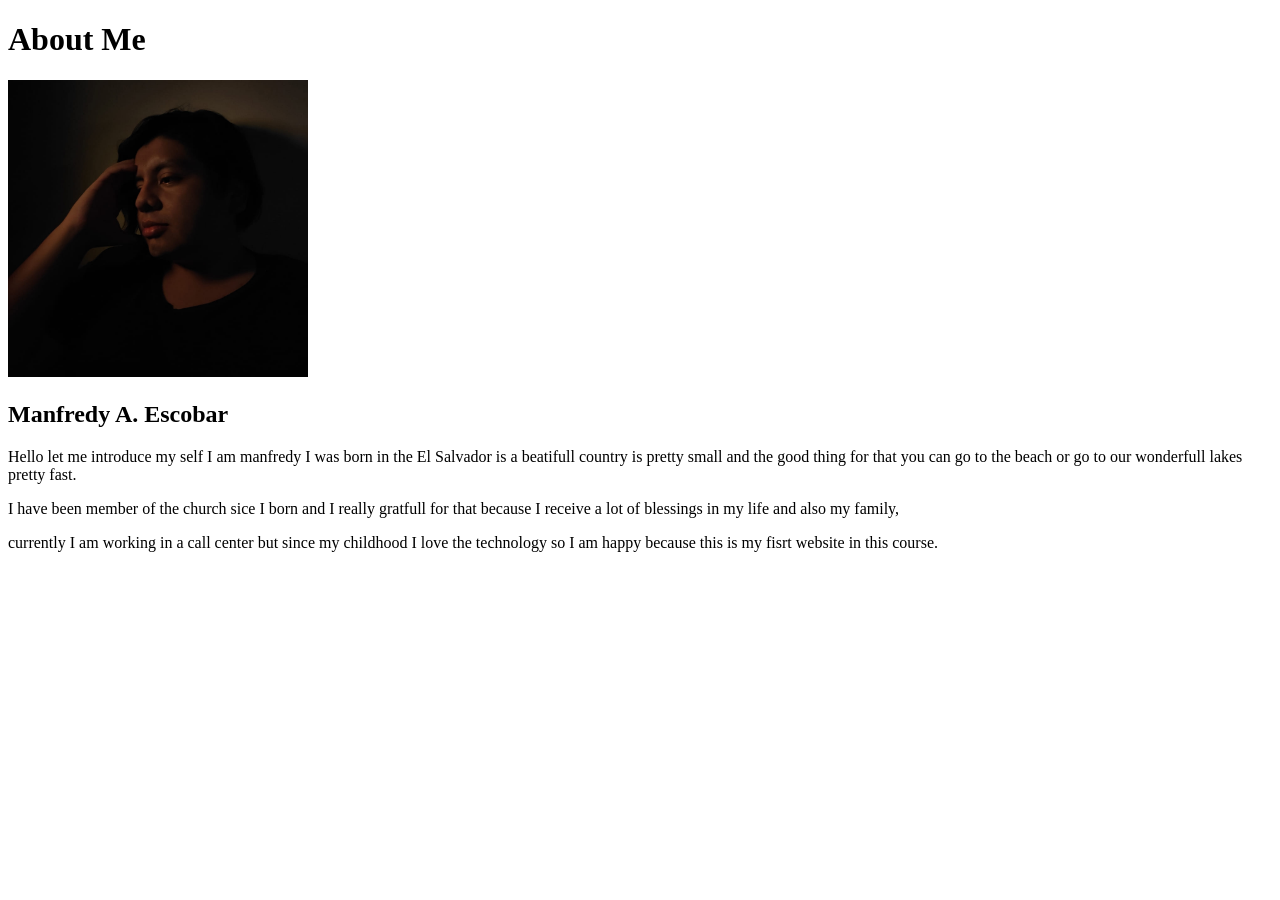
<file: about_me/index.html>
<!DOCTYPE html>
<!DOCTYPE html>
<html lang="en">
  <head>
    <meta charset="UTF-8" />
    <meta http-equiv="X-UA-Compatible" content="IE=edge" />
    <meta name="viewport" content="width=device-width, initial-scale=1.0" />
    <title>All About Me</title>
  </head>
  <body>
    <h1>About Me</h1>
    <img src="img/pic.jpg" alt="Me" width="300px" />
    <h2>Manfredy A. Escobar</h2>
    <p>
      Hello let me introduce my self I am manfredy I was born in the El Salvador
      is a beatifull country is pretty small and the good thing for that you can
      go to the beach or go to our wonderfull lakes pretty fast.
    </p>
    <p>
      I have been member of the church sice I born and I really gratfull for
      that because I receive a lot of blessings in my life and also my family,
    </p>
    <p>
      currently I am working in a call center but since my childhood I love the
      technology so I am happy because this is my fisrt website in this course.
    </p>
  </body>
</html>
</file>
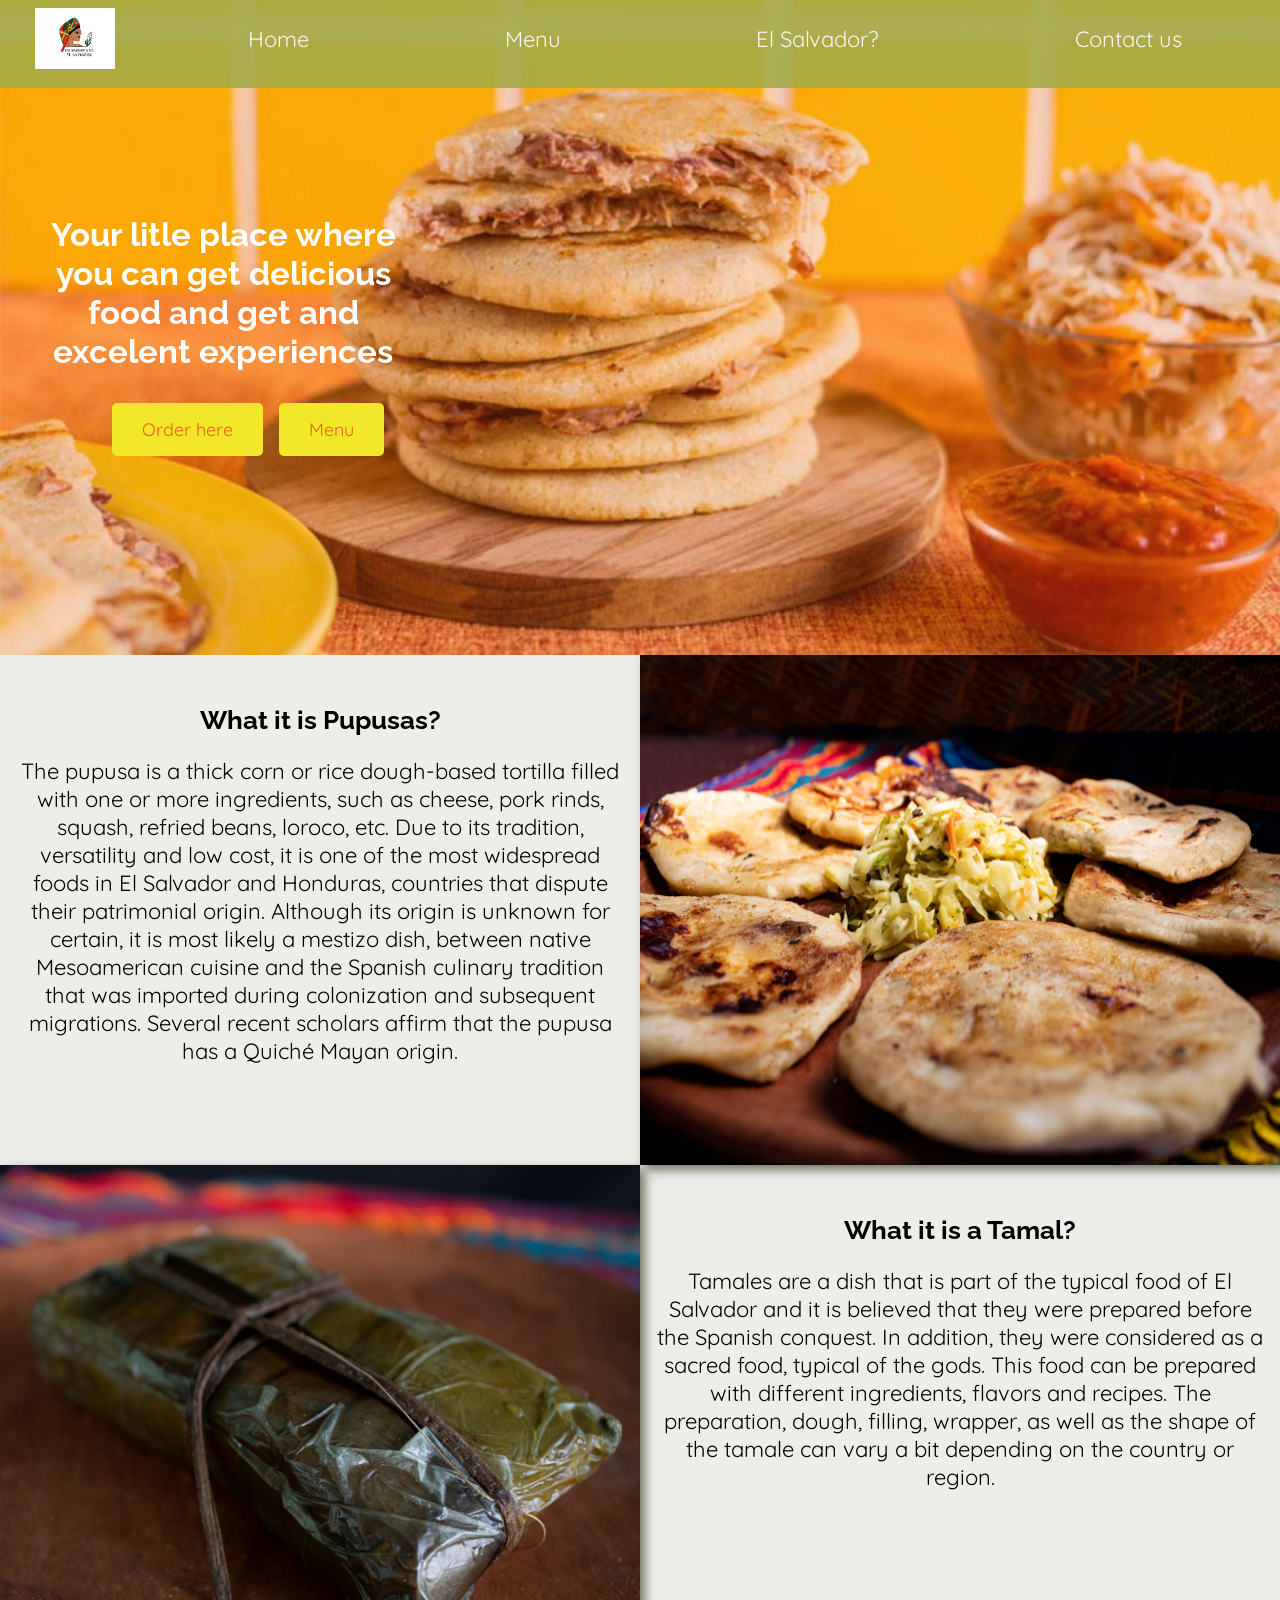
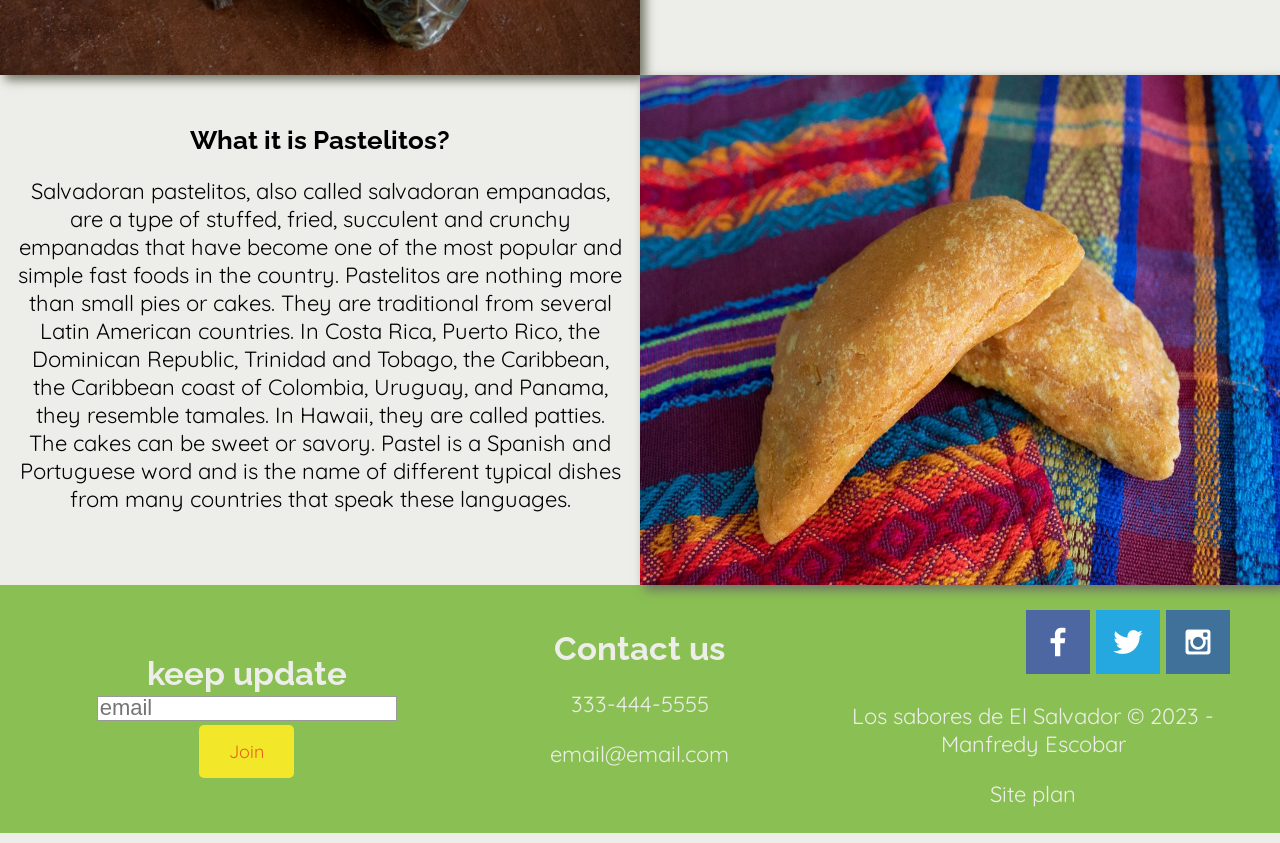
<file: los_sabore_del_salvador/index.html>
<!DOCTYPE html>
<html lang="en">
<head>
    <meta charset="UTF-8">
    <meta http-equiv="X-UA-Compatible" content="IE=edge" />
    <meta name="viewport" content="width=device-width, initial-scale=1.0">
    <title>Los Sabores de El Salvador</title>
    <link rel="stylesheet" href="styles/style.css">
</head>
<body>
    <div id="content">
        <header>
            <a href="index.html" id="logo_link">
                <img class="logo" src="images/logo1.jpg" alt="logo_sabores">
            </a>
            <nav>
                <a href="index.html" class="index">Home</a>
                <a href="menu.html" class="menu_nav">Menu</a>
                <a href="salvador.html" class="salvador">El Salvador?</a>
                <a href="contactus.html" class="contac">Contact us</a>
            </nav>
        </header>
        <div id="hero">
            <div id="hero-box">
                <img id="hero-img" src="images/pupusas-guanacas.jpg" alt="chease pupusas"/>
            </div>
            <section id="hero-msg">
                <h1>Your litle place where you can get delicious food and get and excelent experiences</h1>
                <div class="button-box">
                    <a class="order" href="order-here.html">Order here</a>
                </div>
                <div class="button-box">
                    <a class="menu" href="menu.html">Menu</a>
                </div>
            </section>
        </div>
        <main class="home-grid">
            <section class="pupusas-descrip-card">
                <h3>What it is Pupusas?</h3>
                <p class="description-parra">
                    The pupusa is a thick corn or rice dough-based tortilla filled with one or more ingredients, such as cheese, pork rinds, squash, refried beans, loroco, etc. Due to its tradition, versatility and low cost, it is one of the most widespread foods in El Salvador and Honduras, countries that dispute their patrimonial origin. Although its origin is unknown for certain, it is most likely a mestizo dish, between native Mesoamerican cuisine and the Spanish culinary tradition that was imported during colonization and subsequent migrations. Several recent scholars affirm that the pupusa has a Quiché Mayan origin.
                </p>
            </section>
            <div class="pupusas-card">
                <img class="card-img" src="images/pupusas1.jpg" alt="pupusas">
            </div>
            <div class="card-tamal">
                <img class="card-img" src="images/tamal-chicken1.jpg" alt="tamal">
            </div>
            <section  class="tamal-descrip-card">
                <h3>What it is a Tamal?</h3>
                <p class="description-parra">
                    Tamales are a dish that is part of the typical food of El Salvador and it is believed that they were prepared before the Spanish conquest. In addition, they were considered as a sacred food, typical of the gods.
                    This food can be prepared with different ingredients, flavors and recipes. The preparation, dough, filling, wrapper, as well as the shape of the tamale can vary a bit depending on the country or region.
                </p>
            </section>
            <section class="pastelito-descrip-card">
                <h3>What it is Pastelitos?</h3>
                <p class="description-parra">
                    Salvadoran pastelitos, also called salvadoran empanadas, are a type of stuffed, fried, succulent and crunchy empanadas that have become one of the most popular and simple fast foods in the country.
                    Pastelitos are nothing more than small pies or cakes.

                    They are traditional from several Latin American countries. In Costa Rica, Puerto Rico, the Dominican Republic, Trinidad and Tobago, the Caribbean, the Caribbean coast of Colombia, Uruguay, and Panama, they resemble tamales.

                    In Hawaii, they are called patties.

                    The cakes can be sweet or savory.

                    Pastel is a Spanish and Portuguese word and is the name of different typical dishes from many countries that speak these languages.
                </p>
            </section>
            <div class="pastelitos-card">
                <img class="card-img" src="images/pastelitos1.jpg" alt="tamal">
            </div>
        </main>
        <footer>
            <div class="keep-updae">
                <h2>keep update</h2>
            <input class="email_get" type="email" name="email" id="get-email" placeholder="email">
            <div class="button-box">
                <a class="menu" href="#">Join</a>
            </div>
            </div>
            <div class="contact">
                <h2>Contact us</h2>
                <p>333-444-5555</p>
                <p>email@email.com</p>

            </div>
            <div class="social">
                <a href="https://facebook.com" target="_blank">
                    <img src="images/facebook.png" alt="fb icon" />
                  </a>
                  <a href="https://twitter.com" target="_blank">
                    <img src="images/twitter.png" alt="twitter icon" />
                  </a>
                  <a href="https://instagram.com" target="_blank">
                    <img src="images/instagram.png" alt="instagram icon" />
                  </a>
            </div>
            <div class="foo_info">
                <p>Los sabores de El Salvador &copy; 2023 - Manfredy Escobar</p>
                <a href="site-plan-sabores.html">Site plan</a>
            </div>
        </footer>
    </div>
</body>
</html>
</file>
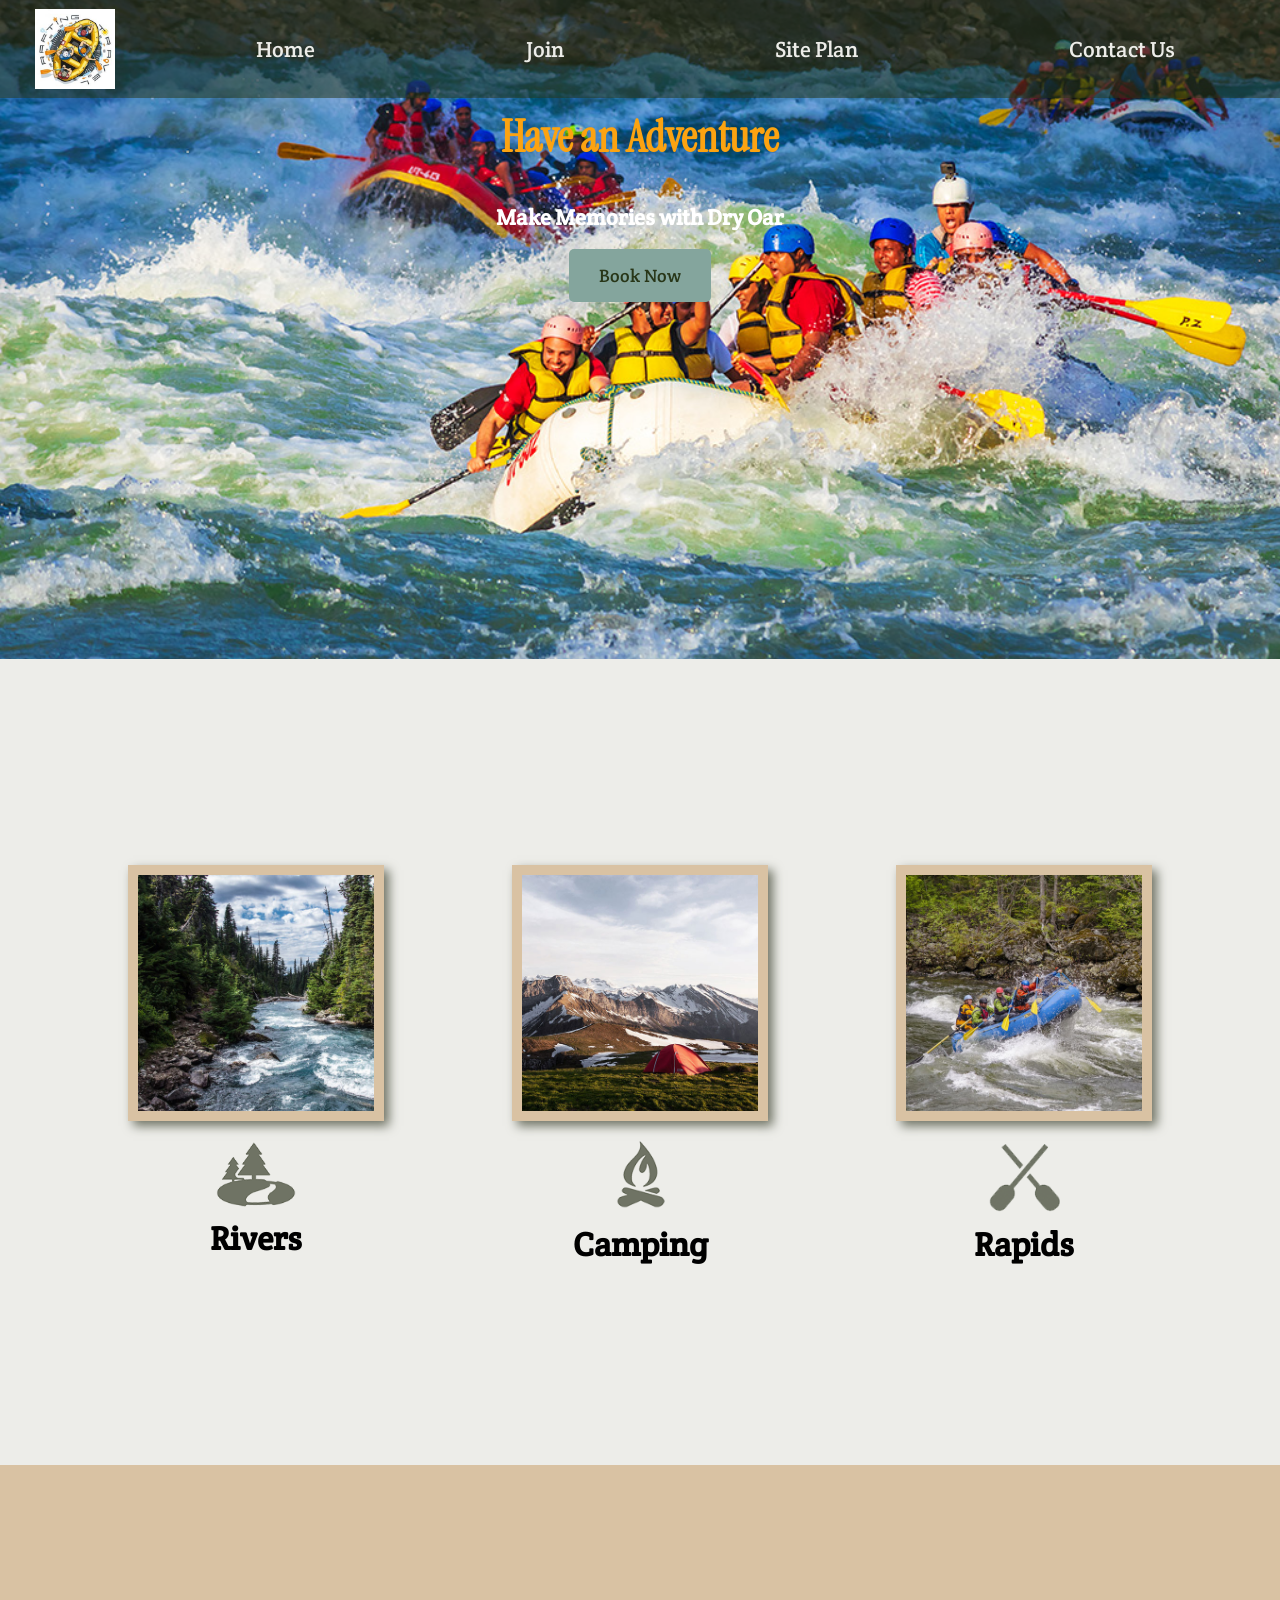
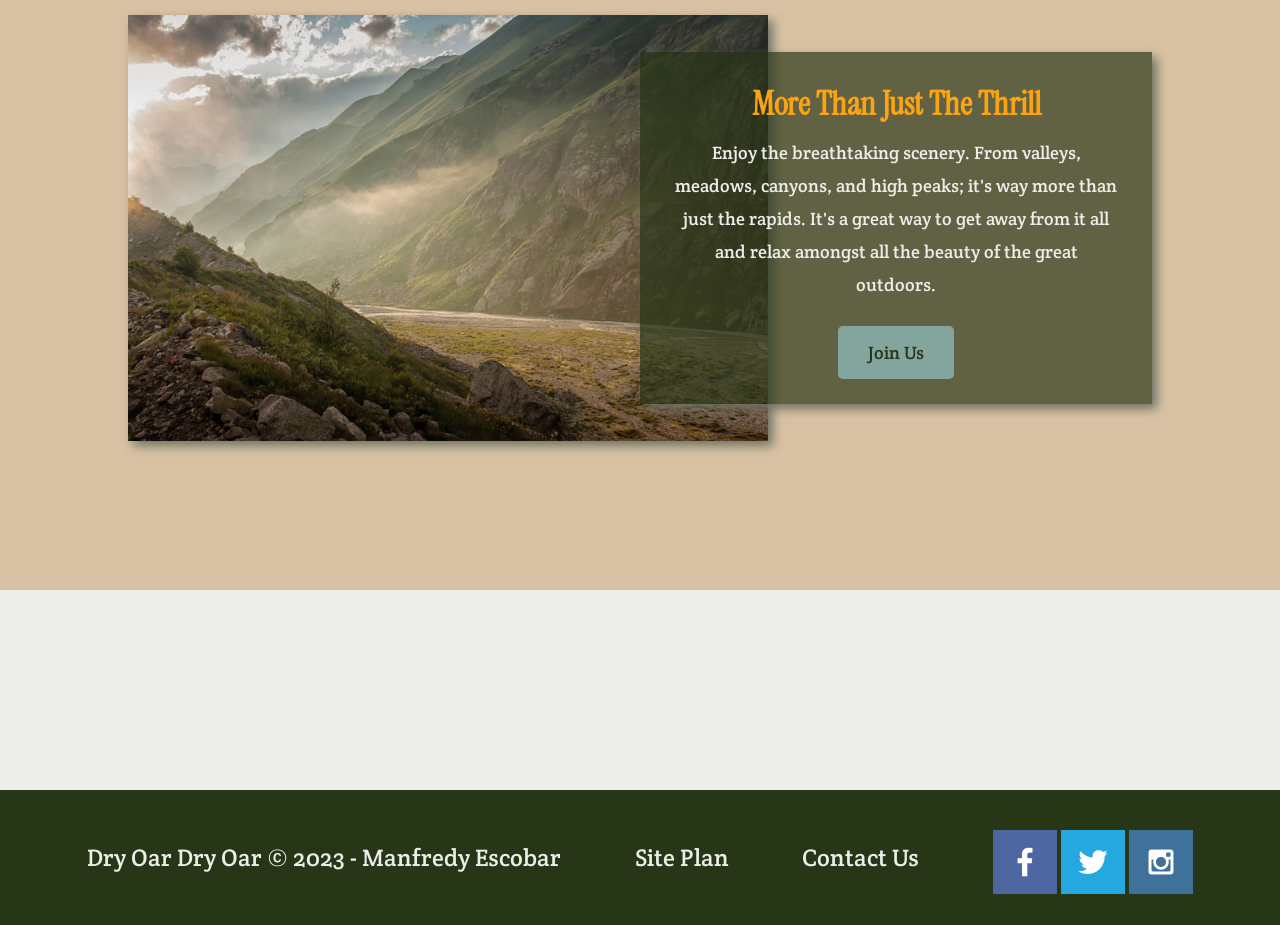
<file: wwr/index.html>
<!DOCTYPE html>
<html lang="en">
  <head>
    <meta charset="UTF-8" />
    <meta http-equiv="X-UA-Compatible" content="IE=edge" />
    <meta name="viewport" content="width=device-width, initial-scale=1.0" />
    <title>Whitewater Rafting Vacations | Dry Oar Boating | Home</title>
    <link rel="stylesheet" href="styles/style.css">
  </head>
  <body>
    <div id="content">
      <header>
        <a href="index.html" id="logo_link">
          <img class="logo" src="images/logo3.jpg" alt="Dry Oar Logo" />
        </a>
        <nav>
          <a href="index.html">Home</a>
          <a href="join.html">Join</a>
          <a href="site-plan-rafting.html">Site Plan</a>
          <a href="contactus.html">Contact Us</a>
        </nav>
      </header>
      <div id="hero">
        <div id="hero-box">
          <img
            id="hero-img"
            src="images/hero.jpg"
            alt="People enjoying white water rafting"
          />
        </div>
        <section id="hero-msg">
          <h1 class="home-title">Have an Adventure</h1>
          <h4>Make Memories with Dry Oar</h4>
          <div class="button-box">
            <a class="book" href="contactus.html">Book Now</a>
          </div>
        </section>
      </div>
      <main class="home-grid">
        <section class="rivers-card">
          <img class="card-img" src="images/rivers.jpg" alt="river in forest" />
          <img class="icon" src="images/river_icon.png" alt="river icon" />
          <h2>Rivers</h2>
        </section>
        <section class="camping-card">
          <img
            class="card-img" src="images/camping.jpg" alt="tent in mountains"
          />
          <img class="icon" src="images/fire_icon.png" alt="fire icon" />
          <h2>Camping</h2>
        </section>
        <section class="rapids-card">
          <img class="card-img" src="images/rapids.jpg" alt="rafting boat" />
          <img class="icon" src="images/oars.png" alt="oars icon" />
          <h2>Rapids</h2>
        </section>
        <div id="background"></div>
        <img class="mountains" src="images/mountains.jpg" alt="Misty mountains"/>
        <section class="msg">
          <h2>More Than Just The Thrill</h2>
          <p>
            Enjoy the breathtaking scenery. From valleys, meadows, canyons, and
            high peaks; it's way more than just the rapids. It's a great way to
            get away from it all and relax amongst all the beauty of the great
            outdoors.
          </p>
          <a class="join" href="join.html">Join Us</a>
        </section>
      </main>
      <footer>
        <p>Dry Oar Dry Oar &copy; 2023 - Manfredy Escobar</p>
        <p><a href="site-plan-rafting.html">Site Plan</a></p>
        <p><a href="contactus.html">Contact Us</a></p>
        <div class="social">
          <a href="https://facebook.com" target="_blank">
            <img src="images/facebook.png" alt="fb icon" />
          </a>
          <a href="https://twitter.com" target="_blank">
            <img src="images/twitter.png" alt="twitter icon" />
          </a>
          <a href="https://instagram.com" target="_blank">
            <img src="images/instagram.png" alt="instagram icon" />
          </a>
        </div>
      </footer>
    </div>
  </body>
</html>
<!-- push in git -->
</file>
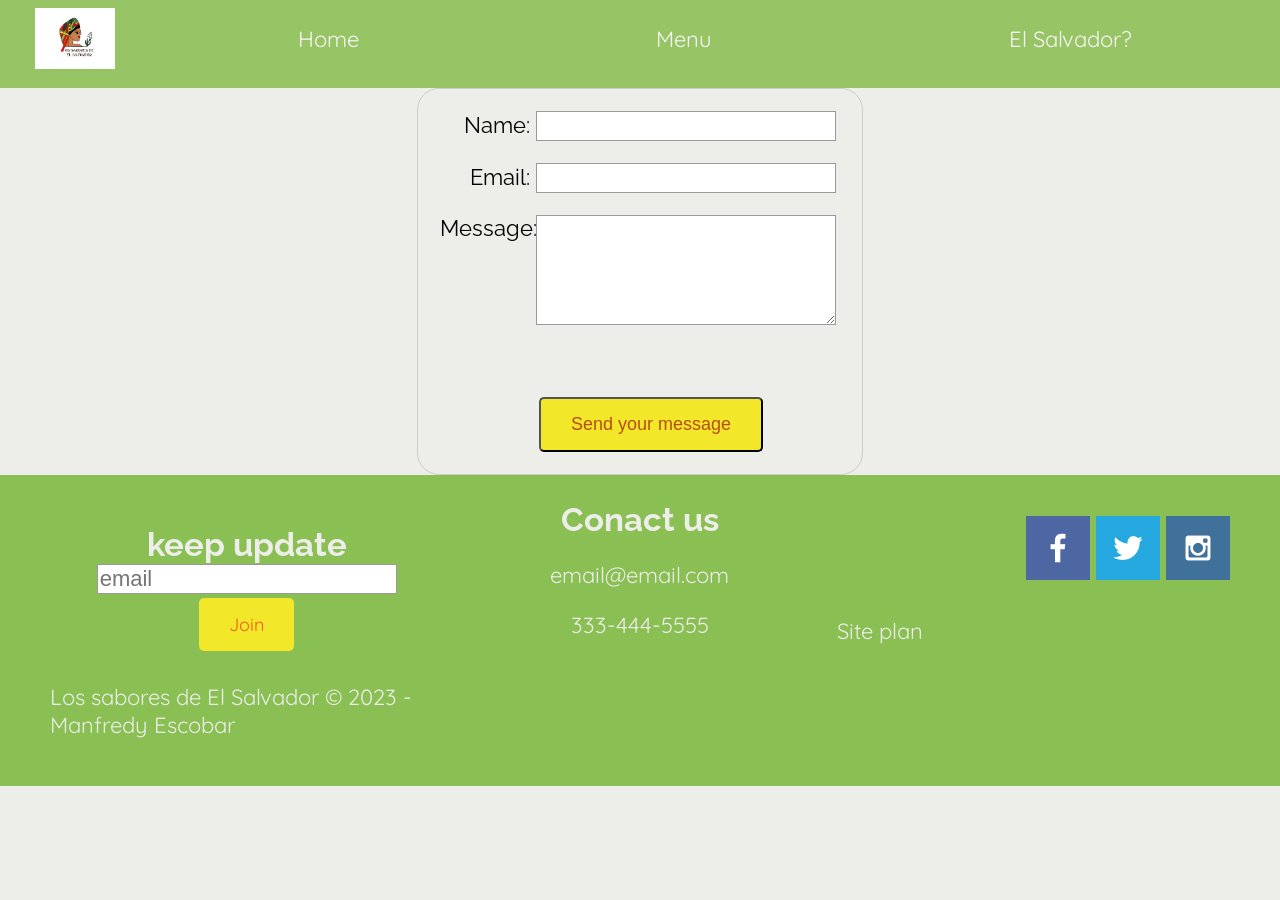
<file: los_sabore_del_salvador/contactus.html>
<!DOCTYPE html>
<html lang="en">
<head>
    <meta charset="UTF-8">
    <meta name="viewport" content="width=device-width, initial-scale=1.0">
    <title>Los Sabores de El Salvador | Contact Us</title>
    <link rel="stylesheet" href="styles/style.css">
    <script src="script/script.js"></script>
</head>
<body>
    <div id="content">
        <link rel="stylesheet" href="styles/style.css">
        <header>
            <a href="index.html" id="logo_link">
                <img class="logo" src="images/logo1.jpg" alt="logo_sabores">
            </a>
            <nav>
                <a href="index.html">Home</a>
                <a href="menu.html">Menu</a>
                <a href="salvador.html">El Salvador?</a>
            </nav>
        </header>
        <main class="contact-grid">
            <form action="/my-handling-form-page" method="post">
                <ul>
                  <li>
                    <label for="name">Name:</label>
                    <input type="text" id="name" name="user_name" />
                  </li>
                  <li>
                    <label for="mail">Email:</label>
                    <input type="email" id="mail" name="user_email" />
                  </li>
                  <li>
                    <label for="msg">Message:</label>
                    <textarea id="msg" name="user_message"></textarea>
                  </li>
                  <li class="button">
                    <button type="submit">Send your message</button>
                  </li>
                </ul>
                <div id="feedback"></div>
              </form>
        </main>
        <footer>
            <div class="keep-updae">
                <h2>keep update</h2>
            <input type="email" name="email" id="get-email" placeholder="email">
            <div class="button-box">
                <a class="menu" href="#">Join</a>
            </div>
            </div>
            <div class="contact">
                <h2>Conact us</h2>
                <p>email@email.com</p>
                <p>333-444-5555</p>
            </div>
            <div class="social">
                <a href="https://facebook.com" target="_blank">
                    <img src="images/facebook.png" alt="fb icon" />
                  </a>
                  <a href="https://twitter.com" target="_blank">
                    <img src="images/twitter.png" alt="twitter icon" />
                  </a>
                  <a href="https://instagram.com" target="_blank">
                    <img src="images/instagram.png" alt="instagram icon" />
                  </a>
            </div>
            <a href="site-plan-sabores.html">Site plan</a>
            <p>Los sabores de El Salvador &copy; 2023 - Manfredy Escobar</p>
        </footer>
    </div>
</body>
</html>
</file>
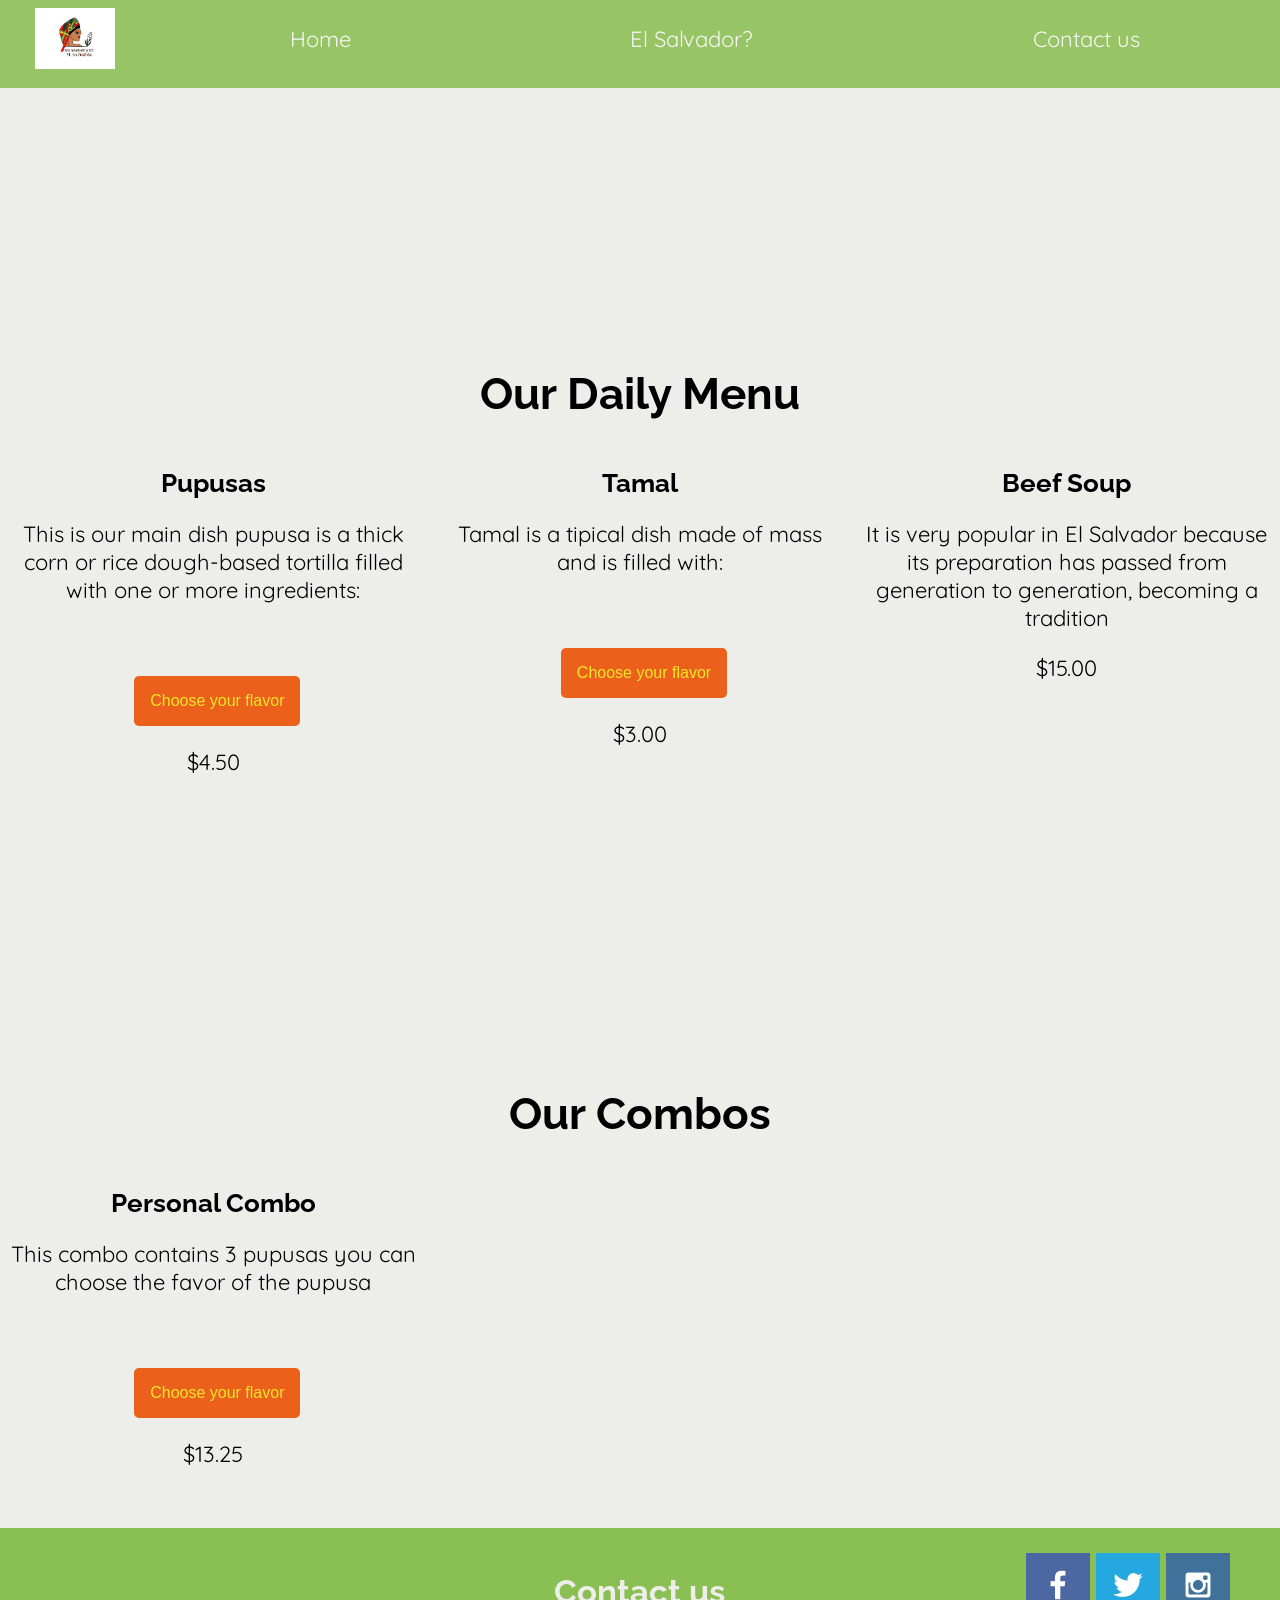
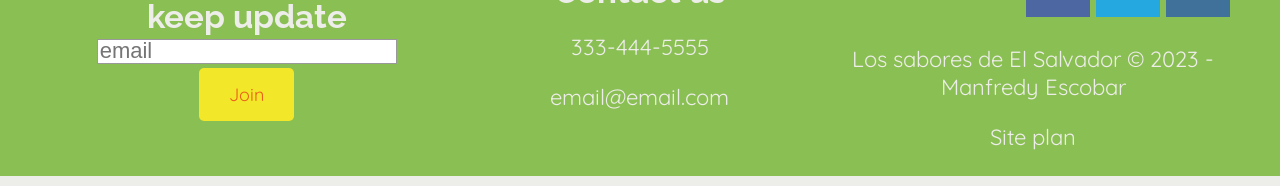
<file: los_sabore_del_salvador/menu.html>
<!DOCTYPE html>
<html lang="en">
<head>
    <meta charset="UTF-8">
    <meta name="viewport" content="width=device-width, initial-scale=1.0">
    <meta http-equiv="X-UA-Compatible" content="IE=edge" />
    <title>Menu</title>
    <link rel="stylesheet" href="styles/style.css">
    <script src="script/script.js"></script>
</head>
<body>
    <div id="content">
        <header>
            <a href="index.html" id="logo_link">
                <img class="logo" src="images/logo1.jpg" alt="logo_sabores">
            </a>
            <nav>
                <a href="index.html" class="index">Home</a>
                <a href="salvador.html" class="salvador">El Salvador?</a>
                <a href="contactus.html" class="contac">Contact us</a>
            </nav>
        </header>
        <main class="menu-grid">
            <h1 class="head1">Our Daily Menu</h1>
            <section class="product-pupusas">
                <h3>Pupusas</h3>
                <p>This is our main dish pupusa is a thick corn or rice dough-based tortilla filled with one or more ingredients:</p>
                    <div class="dropdown">
                    <button onclick="myFunction()" class="dropbtn">Choose your flavor</button>
                        <div id="myDropdown" class="dropdown-content">
                            <a>cheese</a>
                            <a>pork rinds</a>
                            <a>squash</a>
                            <a>refried beans ans cheese</a>
                            <a>loroco and cheese</a>
                            <a>checken and cheese</a>
                        </div>
                    </div>
                <p>$4.50</p>
            </section>
            <section class="product-tamal">
                <h3>Tamal</h3>
                <p>Tamal is a tipical dish made of mass and is filled with:</p>
                    <div class="dropdown">
                        <button onclick="myFunction2()" class="dropbtn">Choose your flavor</button>
                        <div id="myDropdown2" class="dropdown-content2">
                            <a>chicken</a>
                            <a>pork</a>
                        </div>
                    </div>
                <p>$3.00</p>
            </section>
            <section class="product-bsoup">
                <h3>Beef Soup</h3>
                <p>It is very popular in El Salvador because its preparation has passed from generation to generation, becoming a tradition</p>
                <p>$15.00</p>
            </section>
            <h1 class="head2">Our Combos</h1>
            <section class="product-pcombo1">
                <h3>Personal Combo</h3>
                <p>This combo contains 3 pupusas you can choose the favor of the pupusa </p>
                <div class="dropdown">
                    <button onclick="myFunction3()" class="dropbtn">Choose your flavor</button>
                    <div id="myDropdown3" class="dropdown-content3">
                        <a>cheese</a>
                        <a>pork rinds</a>
                        <a>squash</a>
                        <a>refried beans ans cheese</a>
                        <a>loroco and cheese</a>
                        <a>checken and cheese</a>
                    </div>
                </div>
                <p>$13.25</p>
            </section>
        </main>
        <footer>
            <div class="keep-updae">
                <h2>keep update</h2>
            <input class="email_get" type="email" name="email" id="get-email" placeholder="email">
            <div class="button-box">
                <a class="menu" href="#">Join</a>
            </div>
            </div>
            <div class="contact">
                <h2>Contact us</h2>
                <p>333-444-5555</p>
                <p>email@email.com</p>
            </div>
            <div class="social">
                <a href="https://facebook.com" target="_blank">
                    <img src="images/facebook.png" alt="fb icon" />
                  </a>
                  <a href="https://twitter.com" target="_blank">
                    <img src="images/twitter.png" alt="twitter icon" />
                  </a>
                  <a href="https://instagram.com" target="_blank">
                    <img src="images/instagram.png" alt="instagram icon" />
                  </a>
            </div>
            <div class="foo_info">
                <p>Los sabores de El Salvador &copy; 2023 - Manfredy Escobar</p>
                <a href="site-plan-sabores.html">Site plan</a>
            </div>
        </footer>
    </div>
</body>
</html>
</file>
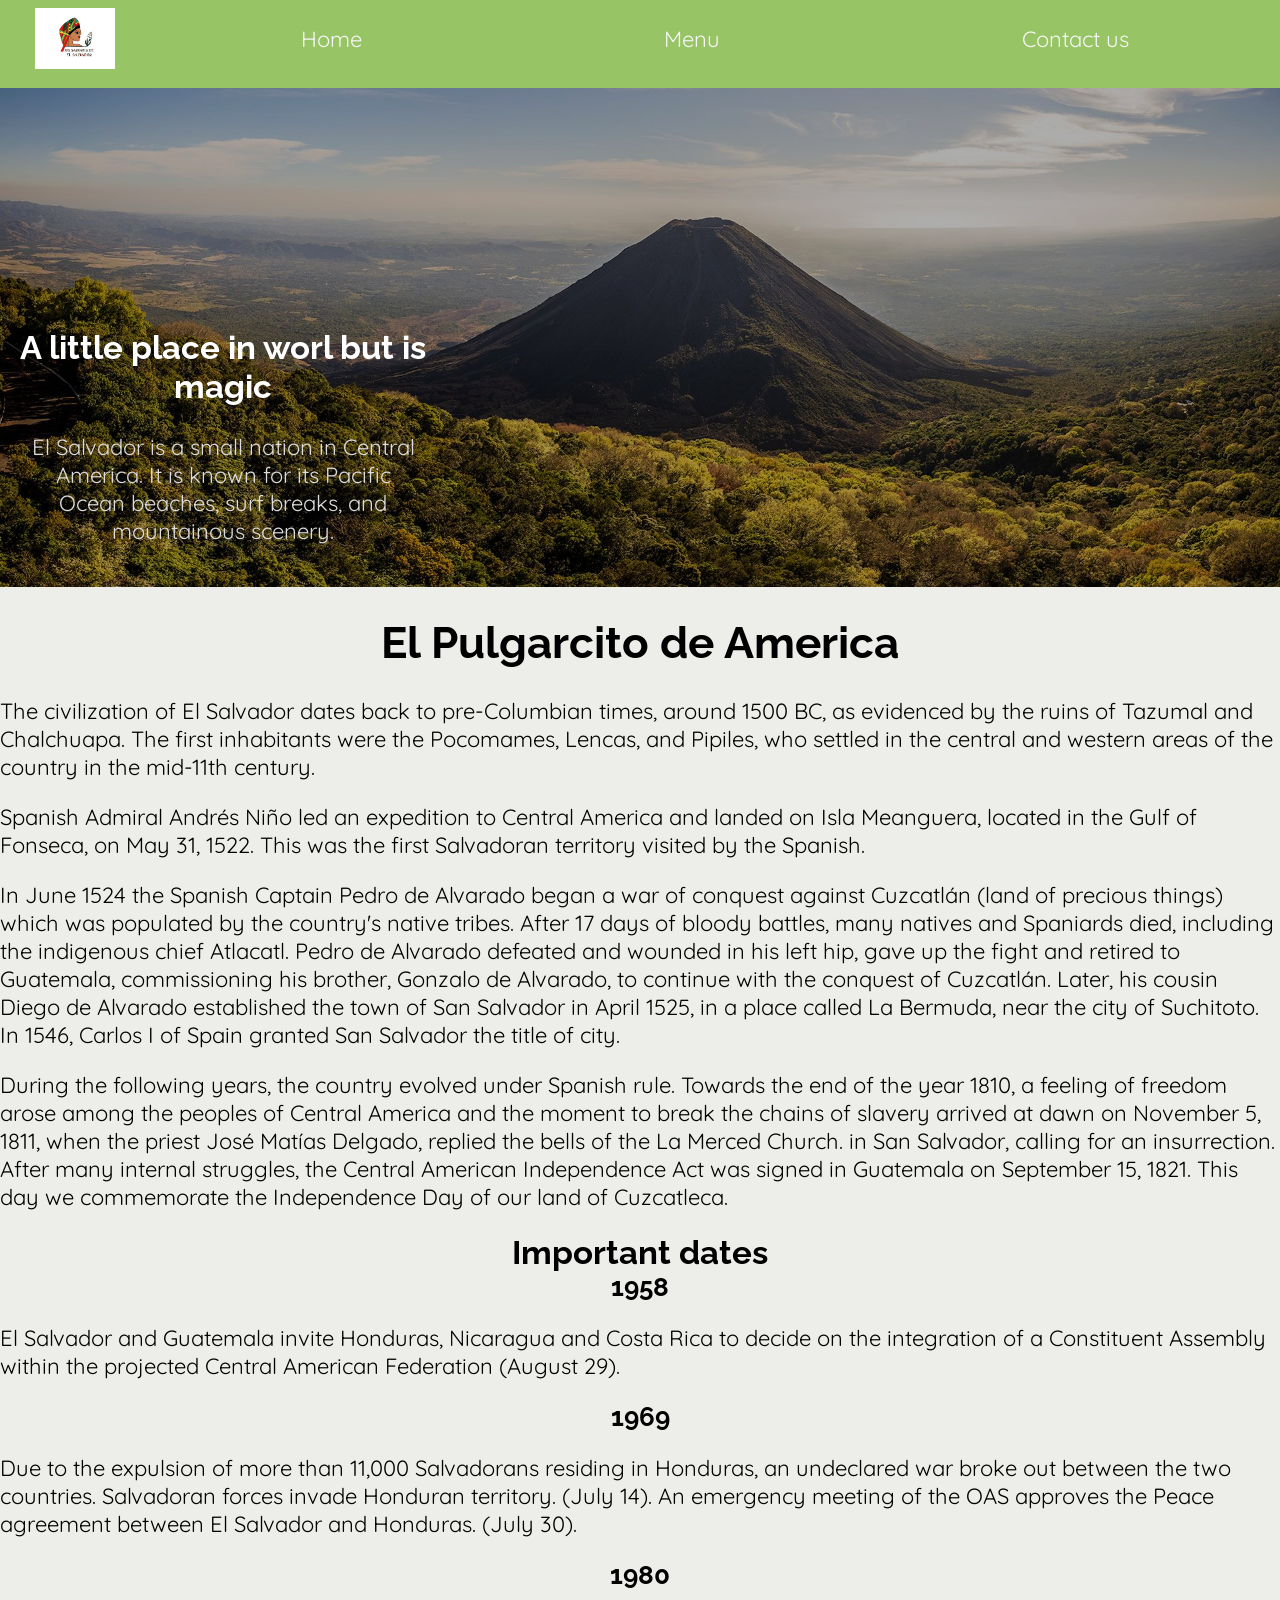
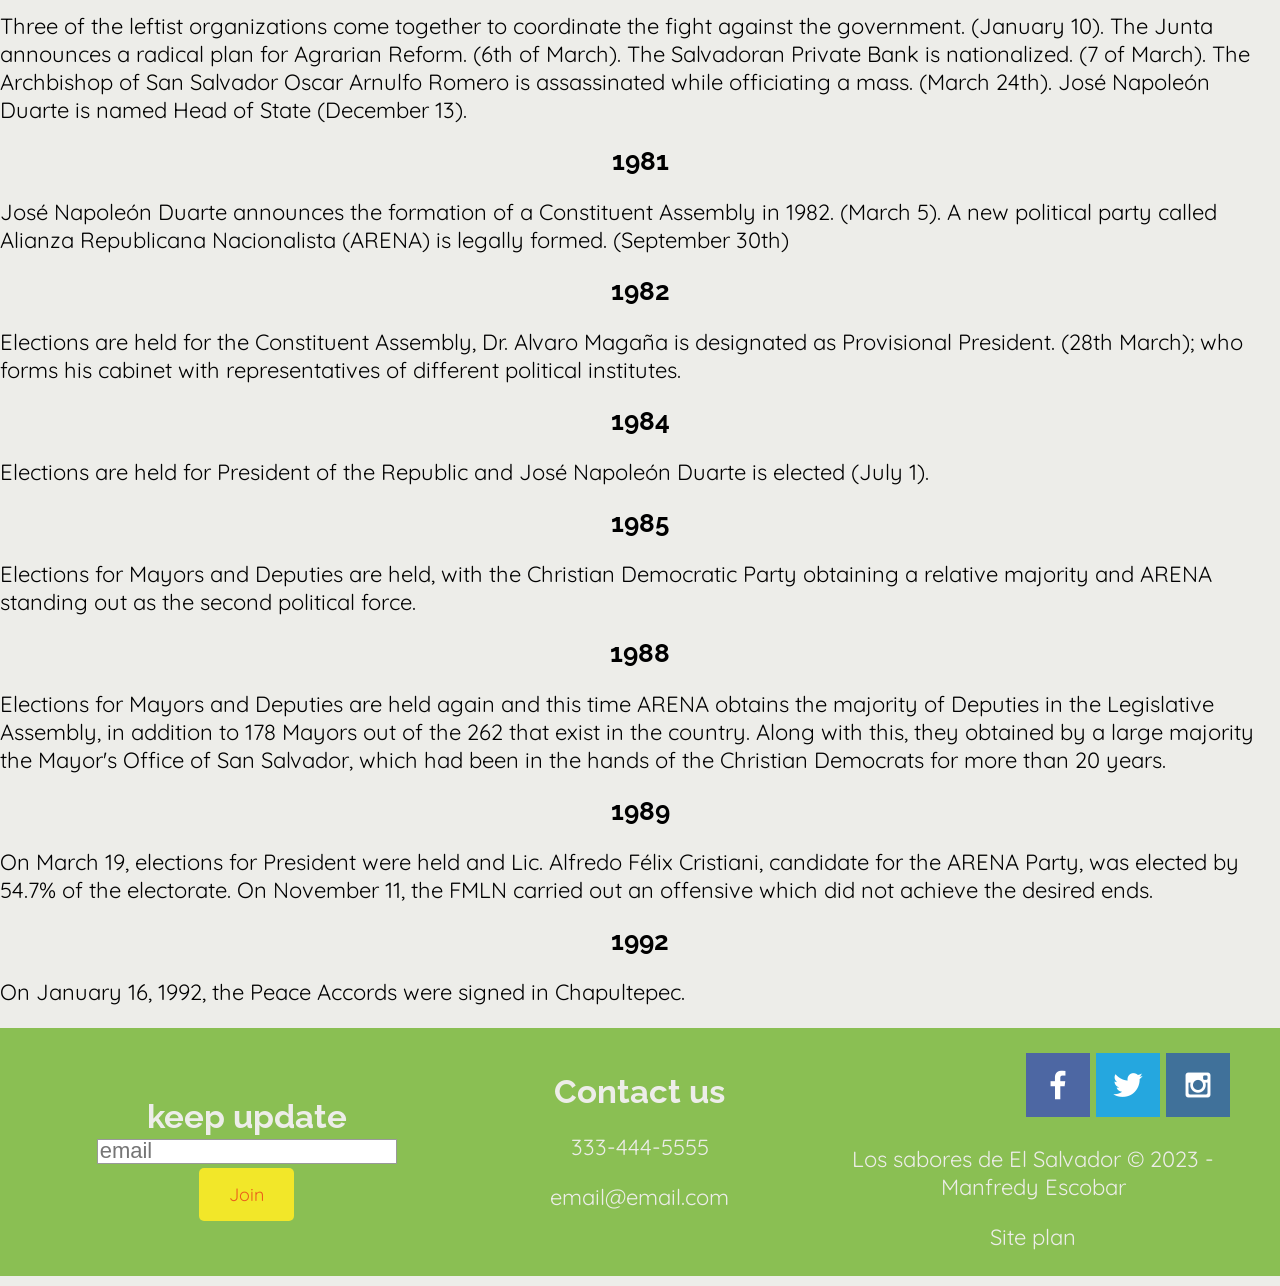
<file: los_sabore_del_salvador/salvador.html>
<!DOCTYPE html>
<html lang="en">
<head>
    <meta charset="UTF-8">
    <meta http-equiv="X-UA-Compatible" content="IE=edge" />
    <meta name="viewport" content="width=device-width, initial-scale=1.0">
    <title>El Salvador</title>
    <link rel="stylesheet" href="styles/style.css">
</head>
<body>
    <div id="content">
        <header>
            <a href="index.html" id="logo_link">
                <img class="logo" src="images/logo1.jpg" alt="logo_sabores">
            </a>
            <nav>
                <a href="index.html" class="index">Home</a>
                <a href="menu.html" class="menu_nav">Menu</a>
                <a href="contactus.html" class="contac">Contact us</a>
            </nav>
        </header>
        <main>
            <div id="hero-salvador">
                <div id="hero-salvador-box">
                    <img id="hero-salvador-img" src="images/hero-salvador1.jpg" alt="el salvador"/>
                </div>
                <section id="hero-salvador-msg">
                    <h1>A little place in worl but is magic</h1>
                    <p>El Salvador is a small nation in Central America. It is known for its Pacific Ocean beaches, surf breaks, and mountainous scenery.</p>
                </section>
            </div>
            <div class="information">
                <h1>El Pulgarcito de America</h1>
                <p>
                    The civilization of El Salvador dates back to pre-Columbian times, around 1500 BC, as evidenced by the ruins of Tazumal and Chalchuapa. The first inhabitants were the Pocomames, Lencas, and Pipiles, who settled in the central and western areas of the country in the mid-11th century.
                </p>
                <p>
                    Spanish Admiral Andrés Niño led an expedition to Central America and landed on Isla Meanguera, located in the Gulf of Fonseca, on May 31, 1522. This was the first Salvadoran territory visited by the Spanish.
                </p>
                <p>
                    In June 1524 the Spanish Captain Pedro de Alvarado began a war of conquest against Cuzcatlán (land of precious things) which was populated by the country's native tribes. After 17 days of bloody battles, many natives and Spaniards died, including the indigenous chief Atlacatl. Pedro de Alvarado defeated and wounded in his left hip, gave up the fight and retired to Guatemala, commissioning his brother, Gonzalo de Alvarado, to continue with the conquest of Cuzcatlán. Later, his cousin Diego de Alvarado established the town of San Salvador in April 1525, in a place called La Bermuda, near the city of Suchitoto. In 1546, Carlos I of Spain granted San Salvador the title of city.
                </p>
                <p>
                    During the following years, the country evolved under Spanish rule. Towards the end of the year 1810, a feeling of freedom arose among the peoples of Central America and the moment to break the chains of slavery arrived at dawn on November 5, 1811, when the priest José Matías Delgado, replied the bells of the La Merced Church. in San Salvador, calling for an insurrection. After many internal struggles, the Central American Independence Act was signed in Guatemala on September 15, 1821. This day we commemorate the Independence Day of our land of Cuzcatleca.
                </p>
                <h2>Important dates</h2>

                <h3>1958</h3>
                <p>
                    El Salvador and Guatemala invite Honduras, Nicaragua and Costa Rica to decide on the integration of a Constituent Assembly within the projected Central American Federation (August 29).
                </p>

                <h3>1969</h3>
                <p>
                    Due to the expulsion of more than 11,000 Salvadorans residing in Honduras, an undeclared war broke out between the two countries. Salvadoran forces invade Honduran territory. (July 14). An emergency meeting of the OAS approves the Peace agreement between El Salvador and Honduras. (July 30).
                </p>

                <h3>1980</h3>
                <p>
                    Three of the leftist organizations come together to coordinate the fight against the government. (January 10). The Junta announces a radical plan for Agrarian Reform. (6th of March). The Salvadoran Private Bank is nationalized. (7 of March). The Archbishop of San Salvador Oscar Arnulfo Romero is assassinated while officiating a mass. (March 24th). José Napoleón Duarte is named Head of State (December 13).
                </p>

                <h3>1981</h3>
                <p>
                    José Napoleón Duarte announces the formation of a Constituent Assembly in 1982. (March 5). A new political party called Alianza Republicana Nacionalista (ARENA) is legally formed. (September 30th)
                </p>

                <h3>1982</h3>
                <p>
                    Elections are held for the Constituent Assembly, Dr. Alvaro Magaña is designated as Provisional President. (28th March); who forms his cabinet with representatives of different political institutes.
                </p>

                <h3>1984</h3>
                <p>
                    Elections are held for President of the Republic and José Napoleón Duarte is elected (July 1).
                </p>

                <h3>1985</h3>
                <p>
                    Elections for Mayors and Deputies are held, with the Christian Democratic Party obtaining a relative majority and ARENA standing out as the second political force.
                </p>

                <h3>1988</h3>
                <p>
                    Elections for Mayors and Deputies are held again and this time ARENA obtains the majority of Deputies in the Legislative Assembly, in addition to 178 Mayors out of the 262 that exist in the country. Along with this, they obtained by a large majority the Mayor's Office of San Salvador, which had been in the hands of the Christian Democrats for more than 20 years.
                </p>

                <h3>1989</h3>
                <p> 
                    On March 19, elections for President were held and Lic. Alfredo Félix Cristiani, candidate for the ARENA Party, was elected by 54.7% of the electorate. On November 11, the FMLN carried out an offensive which did not achieve the desired ends.
                </p>

                <h3>1992</h3>
                <p>
                    On January 16, 1992, the Peace Accords were signed in Chapultepec.
                </p>
            </div>
        </main>
        <footer>
            <div class="keep-updae">
                <h2>keep update</h2>
            <input class="email_get" type="email" name="email" id="get-email" placeholder="email">
            <div class="button-box">
                <a class="menu" href="#">Join</a>
            </div>
            </div>
            <div class="contact">
                <h2>Contact us</h2>
                <p>333-444-5555</p>
                <p>email@email.com</p>

            </div>
            <div class="social">
                <a href="https://facebook.com" target="_blank">
                    <img src="images/facebook.png" alt="fb icon" />
                  </a>
                  <a href="https://twitter.com" target="_blank">
                    <img src="images/twitter.png" alt="twitter icon" />
                  </a>
                  <a href="https://instagram.com" target="_blank">
                    <img src="images/instagram.png" alt="instagram icon" />
                  </a>
            </div>
            <div class="foo_info">
                <p>Los sabores de El Salvador &copy; 2023 - Manfredy Escobar</p>
                <a href="site-plan-sabores.html">Site plan</a>
            </div>
        </footer>
    </div>
</body>
</html>
</file>
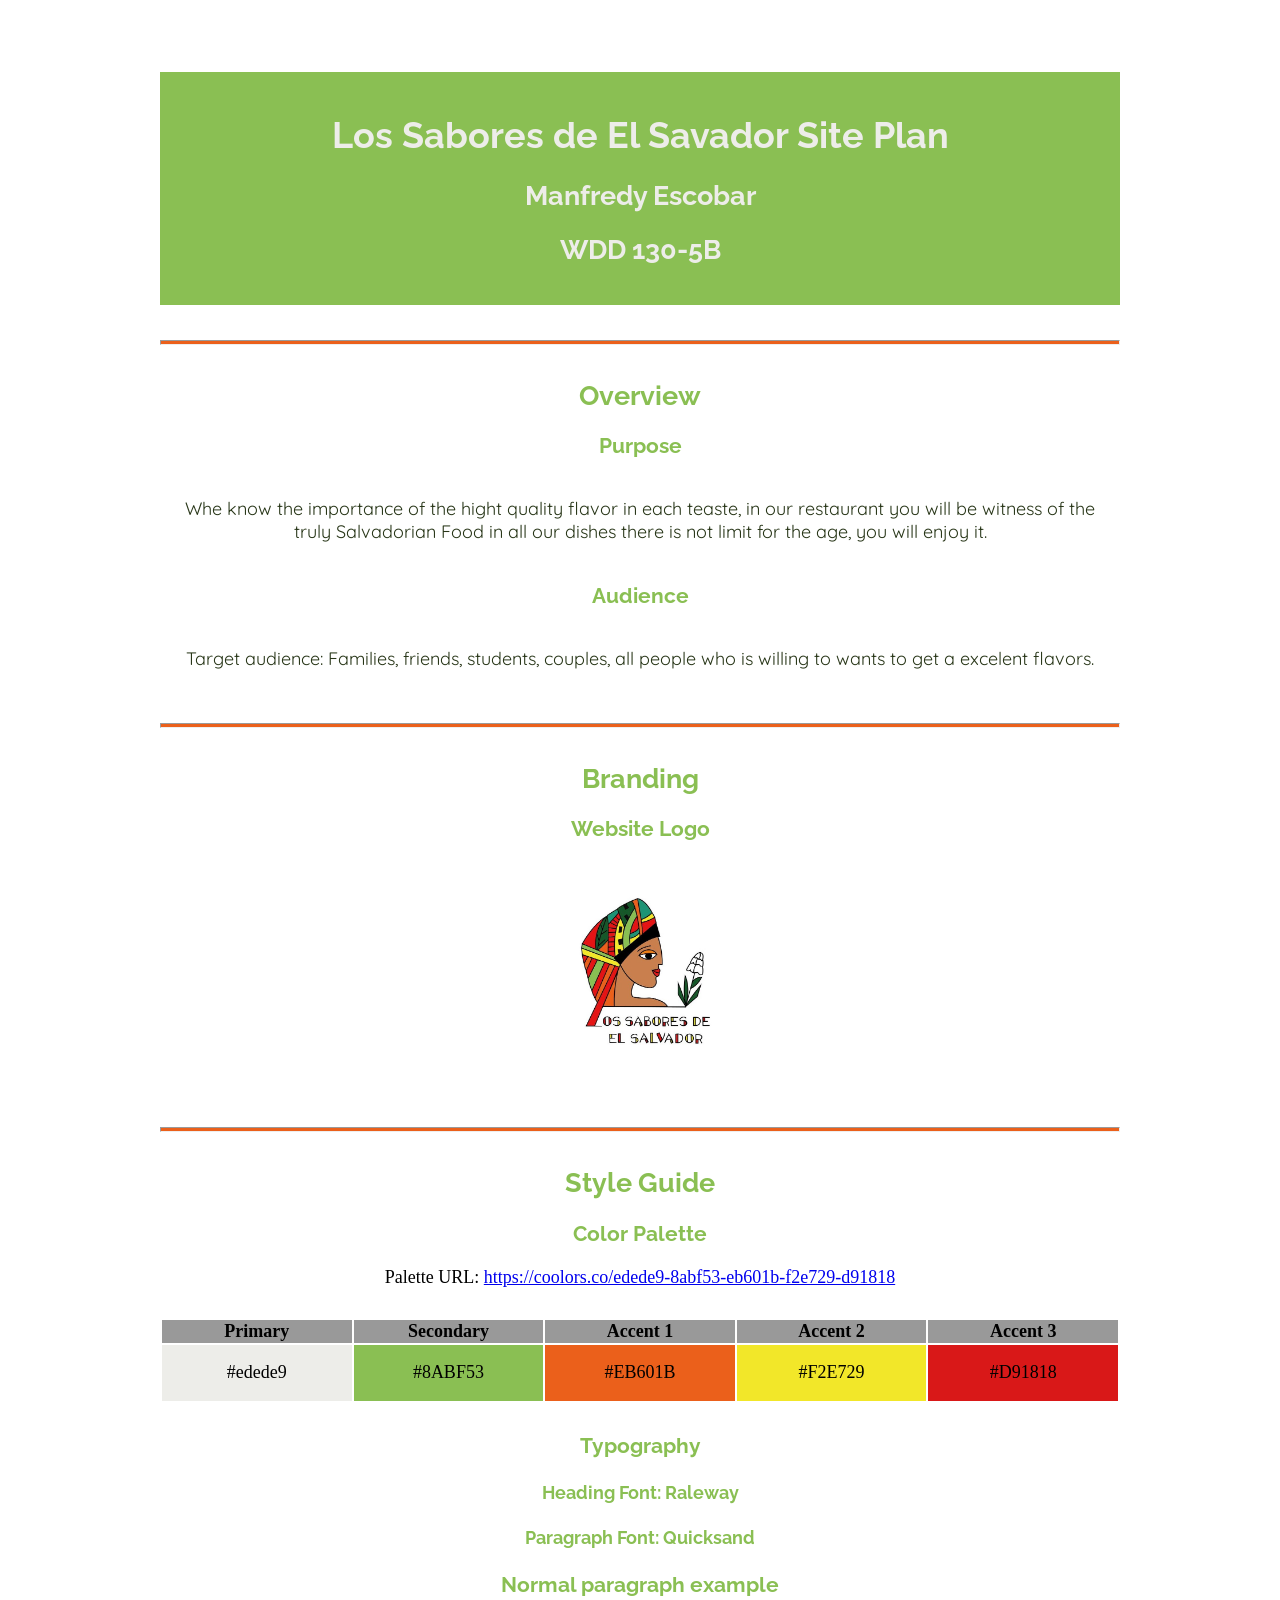
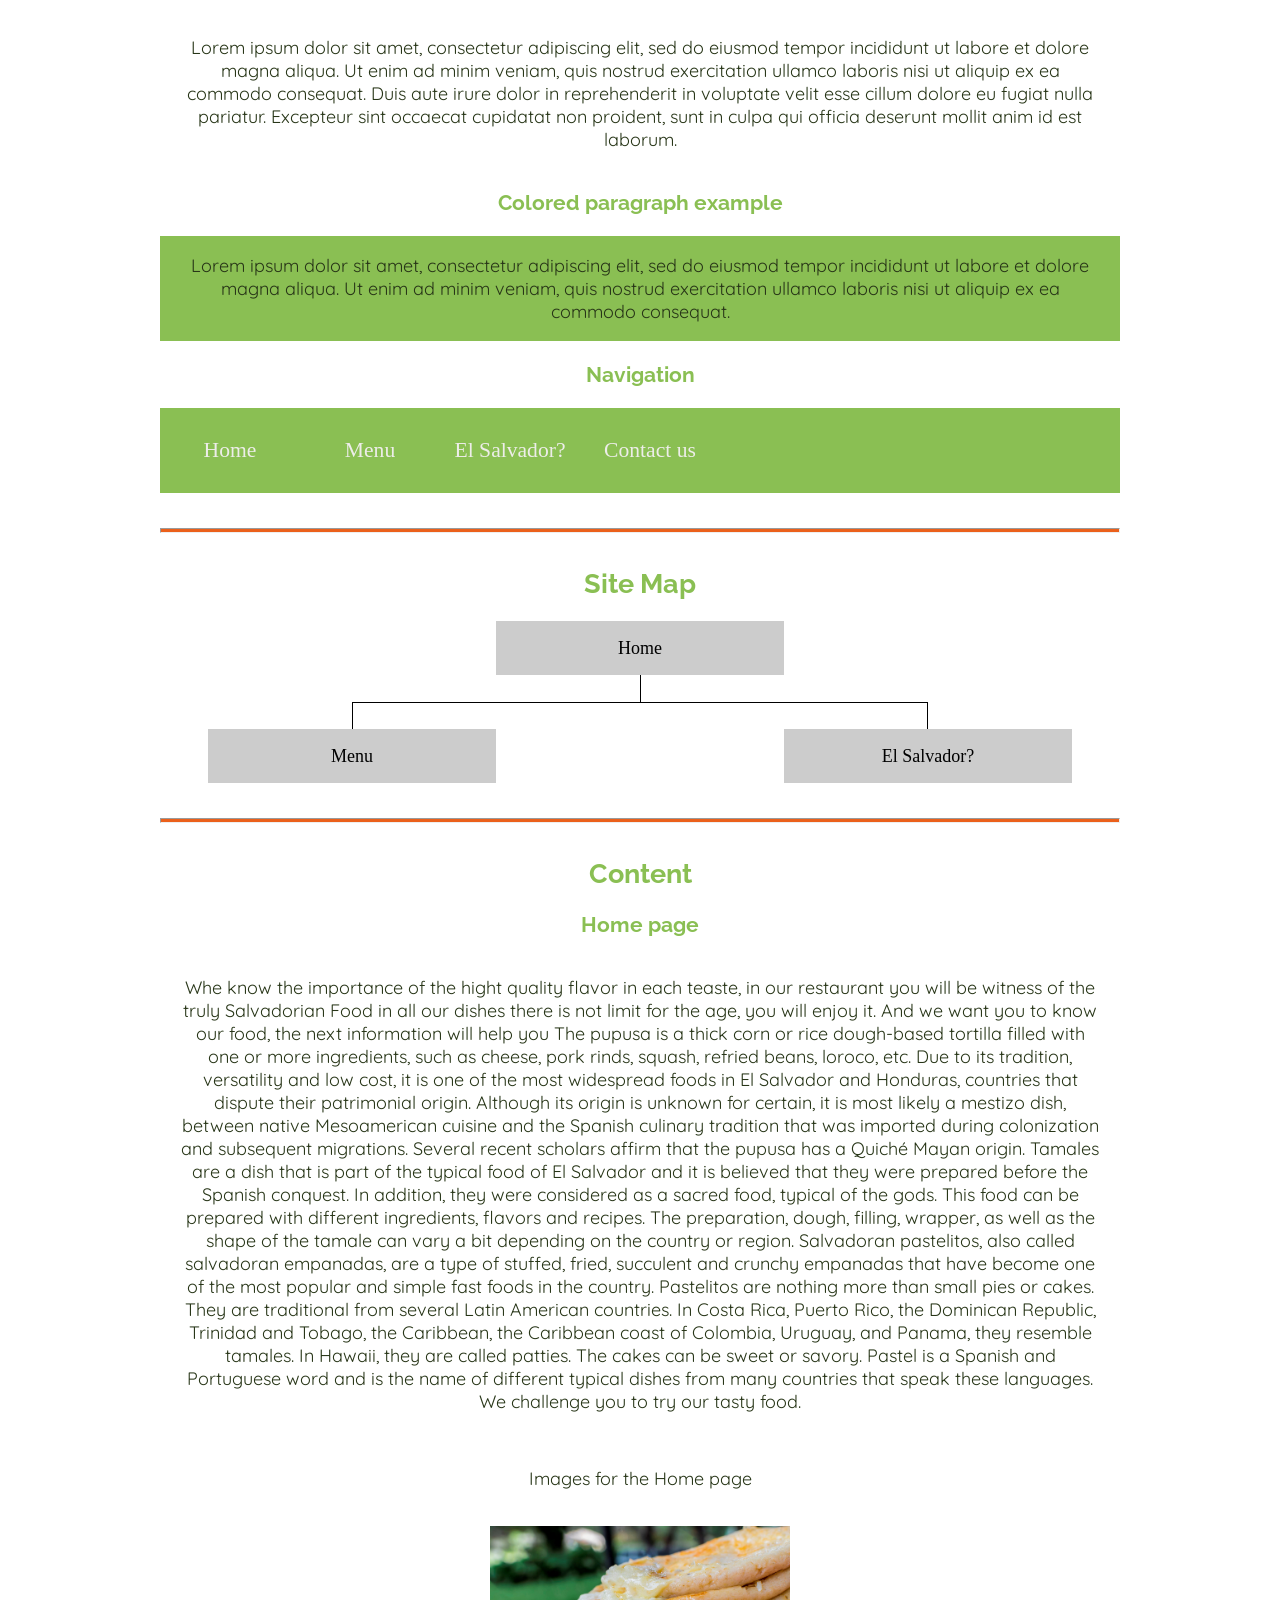
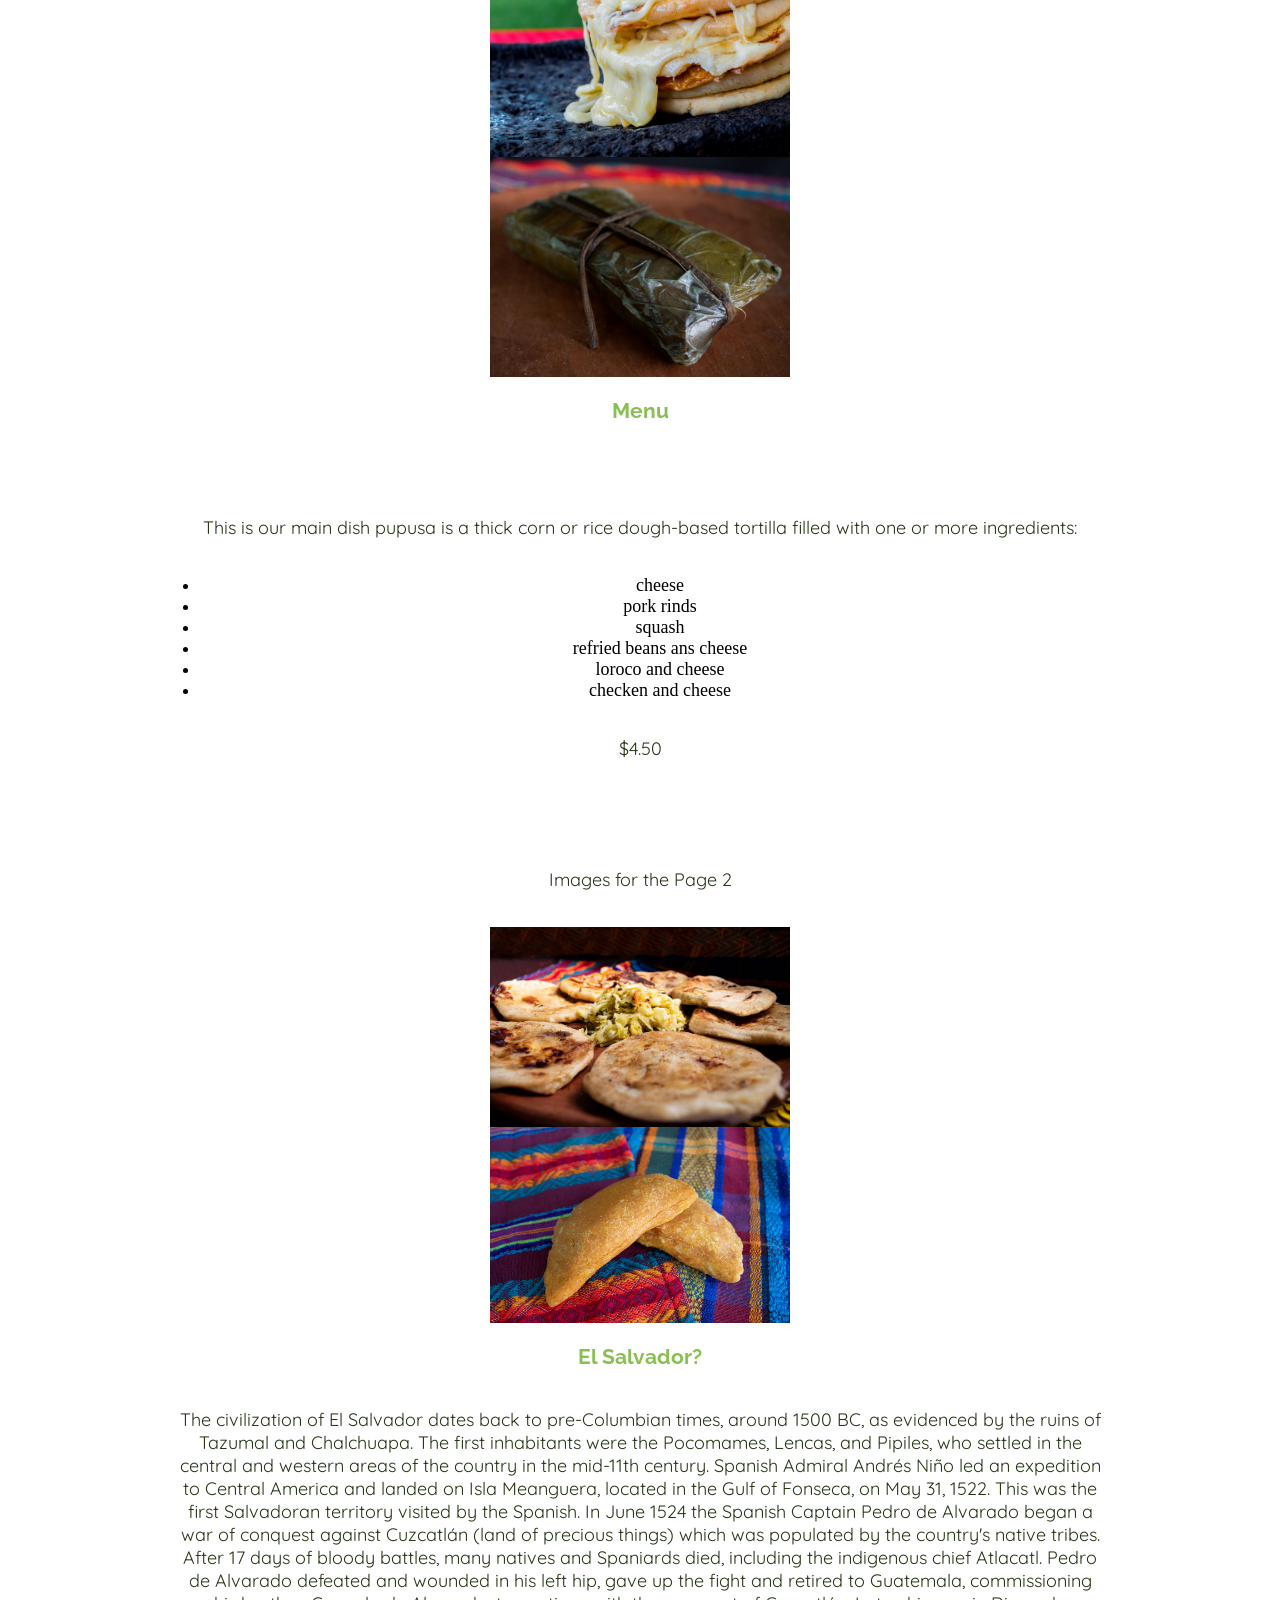
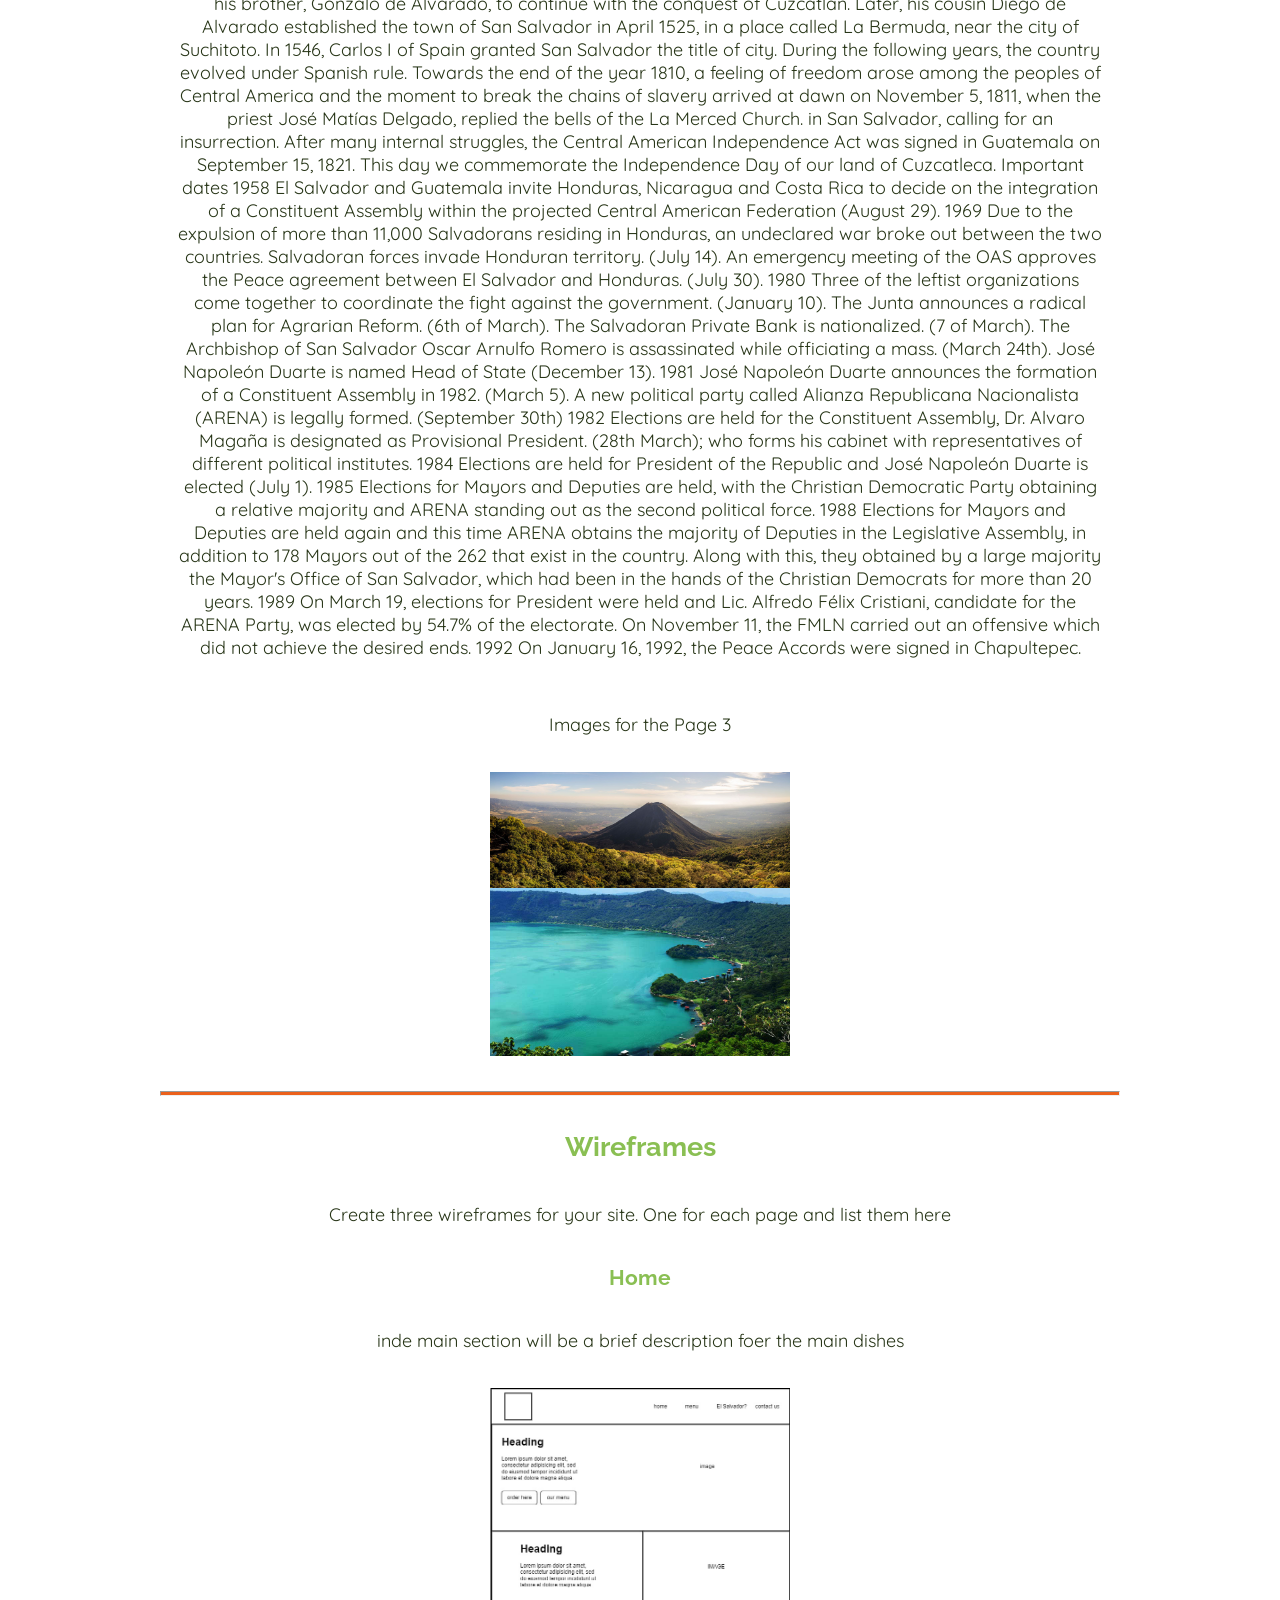
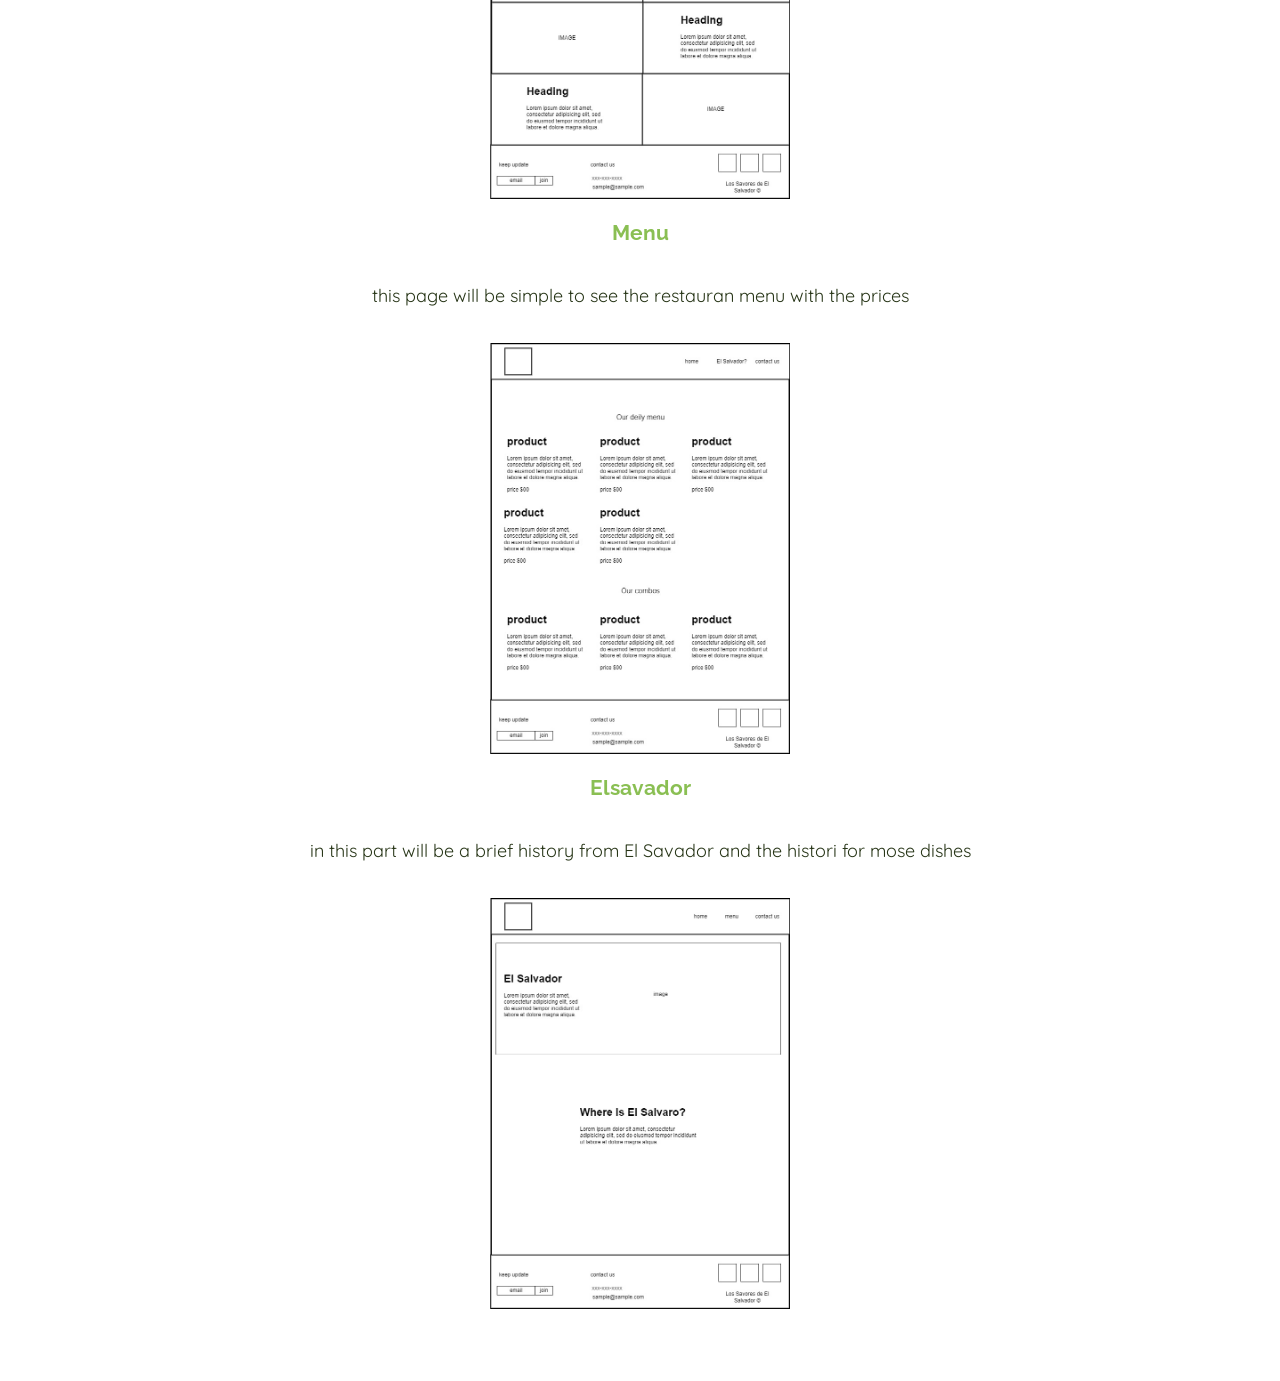
<file: los_sabore_del_salvador/site-plan-sabores.html>
<!DOCTYPE html>
<html lang="en-us">
  <head>
    <meta charset="utf-8">
    <title>Site Plan</title>
    <link type="text/css" rel="stylesheet" href="styles/site-plan-sabores.css">
  </head>

  <body>
    <header>
      <h1>Los Sabores de El Savador Site Plan</h1>
      <h2>Manfredy Escobar</h2>
      <h2>WDD 130-5B</h2>
      <!-- In the header above, add the name or your site, your name and class number. For example if you are in section 3 you would put WDD 130.03 -->
    </header>
    <main>

      <!-- ------------------------Steps 2-3------------------------------ -->
      <hr>
      <h2>Overview</h2>
      <h3>Purpose</h3>
      <p>Whe know the importance of the hight quality flavor in each teaste, in our restaurant you will be witness of the truly Salvadorian Food in all our dishes there is not limit for the age, you will enjoy it.</p>  <!-- change this -->


      <h3>Audience</h3>
      <p>Target audience:  Families, friends, students, couples, all people who is willing to wants to get a excelent flavors.</p>  <!-- change this -->

      <hr>
      <h2>Branding</h2>
      <h3>Website Logo</h3>
      <!-- Replace this with some sort of logo for your site.  A logo can be as simple as the name of your site in a nice font :) -->
      <img src="images/logo1.jpg" alt="Logo image">
      <hr>
      <h2>
        Style Guide
      </h2>

      <!-- ------------------------Steps 4-8------------------------------ -->

      <h3>
        Color Palette
      </h3>
      <!--  The colors you choose for a website are one of the most important decisions you will make. Follow the instructions on the activity in iLearn then return and replace the color codes below with the hex color codes (the 6 digit numbers that show at the bottom of each color) for the colors you have chosen below.  You should have at least 2 colors but do not have to fill in all 4 if you do not need them.  -->

      <!-- Copy and paste the URL to your finished palette below Make sure to paste it into both spots -->
      Palette URL: <a href="https://coolors.co/edede9-8abf53-eb601b-f2e729-d91818" target="_blank">https://coolors.co/edede9-8abf53-eb601b-f2e729-d91818</a>


      <table class="colors">
        <tr><th>Primary</th><th>Secondary</th><th>Accent 1</th><th>Accent 2</th><th>Accent 3</th></tr>
        <!-- Replace the numbers in the boxes below with your hex color codes. Then switch to the site-plan.css file and change your colors there as well. -->
        <tr><td class="primary">#edede9</td><td class="secondary">#8ABF53</td><td class="accent1">#EB601B</td><td class="accent2">#F2E729</td><td class="accent3">#D91818</td></tr>
      </table>

      <!-- ------------------------Step 9------------------------------ -->

      <h3>
        Typography
      </h3>
      <!-- Choose a font for your paragraphs (body copy) and headlines. What font(s) have you chosen? Why did you choose what you did?  Make sure to review the list of web safe fonts at W3Schools.org as a starting point.  Think also about which of your colors above you might use for background and font colors. -->

      <h4>
        Heading Font: Raleway  <!-- change this -->
      </h4>
      <h4>
        Paragraph Font: Quicksand  <!-- change this -->
      </h4>
      <h3>
        Normal paragraph example
      </h3>
      <p>
        Lorem ipsum dolor sit amet, consectetur adipiscing elit, sed do eiusmod tempor incididunt ut labore et dolore magna aliqua. Ut enim ad minim veniam, quis nostrud exercitation ullamco laboris nisi ut aliquip ex ea commodo consequat. Duis aute irure dolor in reprehenderit in voluptate velit esse cillum dolore eu fugiat nulla pariatur. Excepteur sint occaecat cupidatat non proident, sunt in culpa qui officia deserunt mollit anim id est laborum.
      </p>
      <h3>
        Colored paragraph example
      </h3>
      <p class="colored">
        Lorem ipsum dolor sit amet, consectetur adipiscing elit, sed do eiusmod tempor incididunt ut labore et dolore magna aliqua. Ut enim ad minim veniam, quis nostrud exercitation ullamco laboris nisi ut aliquip ex ea commodo consequat. 
      </p>

      <!-- ------------------------Step 10------------------------------ -->

      <h3>
        Navigation
      </h3>
      <!-- Think about how you want your navigation bar to look. In the site-plan.css file change the colors to your colors to get the look you desire. --> 
      <nav>
        <a href="#">Home</a>
        <a href="#">Menu</a>
        <a href="#">El Salvador?</a>
        <a href="#">Contact us</a>
      </nav>
      <hr>
      <h2>
        Site Map
      </h2>
      <div class="sitemap">
        <div class="sm-home">
          Home
        </div>
        <div class="sm-page2">
          Menu <!-- change this -->
        </div>
        <div class="sm-page3">
          El Salvador?  <!-- change this -->
        </div>

        <div class="top">
          &nbsp;
        </div>
        <div class="left">
          &nbsp;
        </div>
        <div class="right">
          &nbsp;
        </div>

      </div>

      <!-- --------Content Section -------------- -->
      <hr>
      <h2>
        Content
      </h2>
      <h3>Home page</h3>
      <p>
        Whe know the importance of the hight quality flavor in each teaste, in our restaurant you will be witness of the truly Salvadorian Food in all our dishes there is not limit for the age, you will enjoy it. And we want you to know our food, the next information will help you The pupusa is a thick corn or rice dough-based tortilla filled with one or more ingredients, such as cheese, pork rinds, squash, refried beans, loroco, etc. Due to its tradition, versatility and low cost, it is one of the most widespread foods in El Salvador and Honduras, countries that dispute their patrimonial origin. Although its origin is unknown for certain, it is most likely a mestizo dish, between native Mesoamerican cuisine and the Spanish culinary tradition that was imported during colonization and subsequent migrations. Several recent scholars affirm that the pupusa has a Quiché Mayan origin.

        Tamales are a dish that is part of the typical food of El Salvador and it is believed that they were prepared before the Spanish conquest. In addition, they were considered as a sacred food, typical of the gods.
        This food can be prepared with different ingredients, flavors and recipes. The preparation, dough, filling, wrapper, as well as the shape of the tamale can vary a bit depending on the country or region.
        
        Salvadoran pastelitos, also called salvadoran empanadas, are a type of stuffed, fried, succulent and crunchy empanadas that have become one of the most popular and simple fast foods in the country.
        Pastelitos are nothing more than small pies or cakes.

        They are traditional from several Latin American countries. In Costa Rica, Puerto Rico, the Dominican Republic, Trinidad and Tobago, the Caribbean, the Caribbean coast of Colombia, Uruguay, and Panama, they resemble tamales.

        In Hawaii, they are called patties.

        The cakes can be sweet or savory.

        Pastel is a Spanish and Portuguese word and is the name of different typical dishes from many countries that speak these languages.
        We challenge you to try our tasty food.
      </p>
      <p>Images for the Home page</p>
      <img src="images/pupusas-hero1.jpg" alt="pupusas">
      <img src="images/tamal-chicken1.jpg" alt="tamal">
      </ul>
      <h3>Menu</h3>
      <p>
        <p>This is our main dish pupusa is a thick corn or rice dough-based tortilla filled with one or more ingredients:</p>
                <ul>
                    <li>cheese</li>
                    <li>pork rinds</li>
                    <li>squash</li>
                    <li>refried beans ans cheese</li>
                    <li>loroco and cheese</li>
                    <li>checken and cheese</li>
                </ul>
            <p>$4.50</p>
      </p>
      <p>Images for the Page 2</p>
        <img src="images/pupusas1.jpg" alt="pupusas">
        <img src="images/pastelitos1.jpg" alt="tamal">

      </ul>
      <h3>El Salvador?</h3>
      <p>
        The civilization of El Salvador dates back to pre-Columbian times, around 1500 BC, as evidenced by the ruins of Tazumal and Chalchuapa. The first inhabitants were the Pocomames, Lencas, and Pipiles, who settled in the central and western areas of the country in the mid-11th century.

                Spanish Admiral Andrés Niño led an expedition to Central America and landed on Isla Meanguera, located in the Gulf of Fonseca, on May 31, 1522. This was the first Salvadoran territory visited by the Spanish.
                
                In June 1524 the Spanish Captain Pedro de Alvarado began a war of conquest against Cuzcatlán (land of precious things) which was populated by the country's native tribes. After 17 days of bloody battles, many natives and Spaniards died, including the indigenous chief Atlacatl. Pedro de Alvarado defeated and wounded in his left hip, gave up the fight and retired to Guatemala, commissioning his brother, Gonzalo de Alvarado, to continue with the conquest of Cuzcatlán. Later, his cousin Diego de Alvarado established the town of San Salvador in April 1525, in a place called La Bermuda, near the city of Suchitoto. In 1546, Carlos I of Spain granted San Salvador the title of city.
                
                During the following years, the country evolved under Spanish rule. Towards the end of the year 1810, a feeling of freedom arose among the peoples of Central America and the moment to break the chains of slavery arrived at dawn on November 5, 1811, when the priest José Matías Delgado, replied the bells of the La Merced Church. in San Salvador, calling for an insurrection. After many internal struggles, the Central American Independence Act was signed in Guatemala on September 15, 1821. This day we commemorate the Independence Day of our land of Cuzcatleca.
                
                Important dates
                1958
                El Salvador and Guatemala invite Honduras, Nicaragua and Costa Rica to decide on the integration of a Constituent Assembly within the projected Central American Federation (August 29).
                
                1969
                Due to the expulsion of more than 11,000 Salvadorans residing in Honduras, an undeclared war broke out between the two countries. Salvadoran forces invade Honduran territory. (July 14). An emergency meeting of the OAS approves the Peace agreement between El Salvador and Honduras. (July 30).
                
                1980
                Three of the leftist organizations come together to coordinate the fight against the government. (January 10). The Junta announces a radical plan for Agrarian Reform. (6th of March). The Salvadoran Private Bank is nationalized. (7 of March). The Archbishop of San Salvador Oscar Arnulfo Romero is assassinated while officiating a mass. (March 24th). José Napoleón Duarte is named Head of State (December 13).
                
                1981
                José Napoleón Duarte announces the formation of a Constituent Assembly in 1982. (March 5). A new political party called Alianza Republicana Nacionalista (ARENA) is legally formed. (September 30th)
                
                1982
                Elections are held for the Constituent Assembly, Dr. Alvaro Magaña is designated as Provisional President. (28th March); who forms his cabinet with representatives of different political institutes.
                
                1984
                Elections are held for President of the Republic and José Napoleón Duarte is elected (July 1).
                
                1985
                Elections for Mayors and Deputies are held, with the Christian Democratic Party obtaining a relative majority and ARENA standing out as the second political force.
                
                1988
                Elections for Mayors and Deputies are held again and this time ARENA obtains the majority of Deputies in the Legislative Assembly, in addition to 178 Mayors out of the 262 that exist in the country. Along with this, they obtained by a large majority the Mayor's Office of San Salvador, which had been in the hands of the Christian Democrats for more than 20 years.
                
                1989
                On March 19, elections for President were held and Lic. Alfredo Félix Cristiani, candidate for the ARENA Party, was elected by 54.7% of the electorate. On November 11, the FMLN carried out an offensive which did not achieve the desired ends.
                
                1992
                On January 16, 1992, the Peace Accords were signed in Chapultepec.
      </p>
      <p>Images for the Page 3</p>
        <img src="images/hero-salvador1.jpg" alt="El Salvador">
        <img src="images/lago.jpg" alt="lake">

      </ul>
      <hr>
      <h2>
        Wireframes
      </h2>
      <p>
        Create three wireframes for your site. One for each page and list them here</p>

      <h3>Home</h3>
      <p>         
        inde main section will be a brief description foer the main dishes
      </p>
      <img src="images/index_wirframe.jpg" alt="home page wireframe">

      <h3>Menu</h3>
      <p>         
        this page will be simple to see the restauran menu with the prices
      </p>
      <img src="images/menu_wirframe.jpg" alt="page 2 wireframe">

      <h3>Elsavador</h3>
      <p>         
        in this part will be a brief history from El Savador and the histori for mose dishes 
      </p>
      <img src="images/elsalvador_wirframe.jpg" alt="page 3 wireframe">
    </main>
  </body>

</html>
</file>
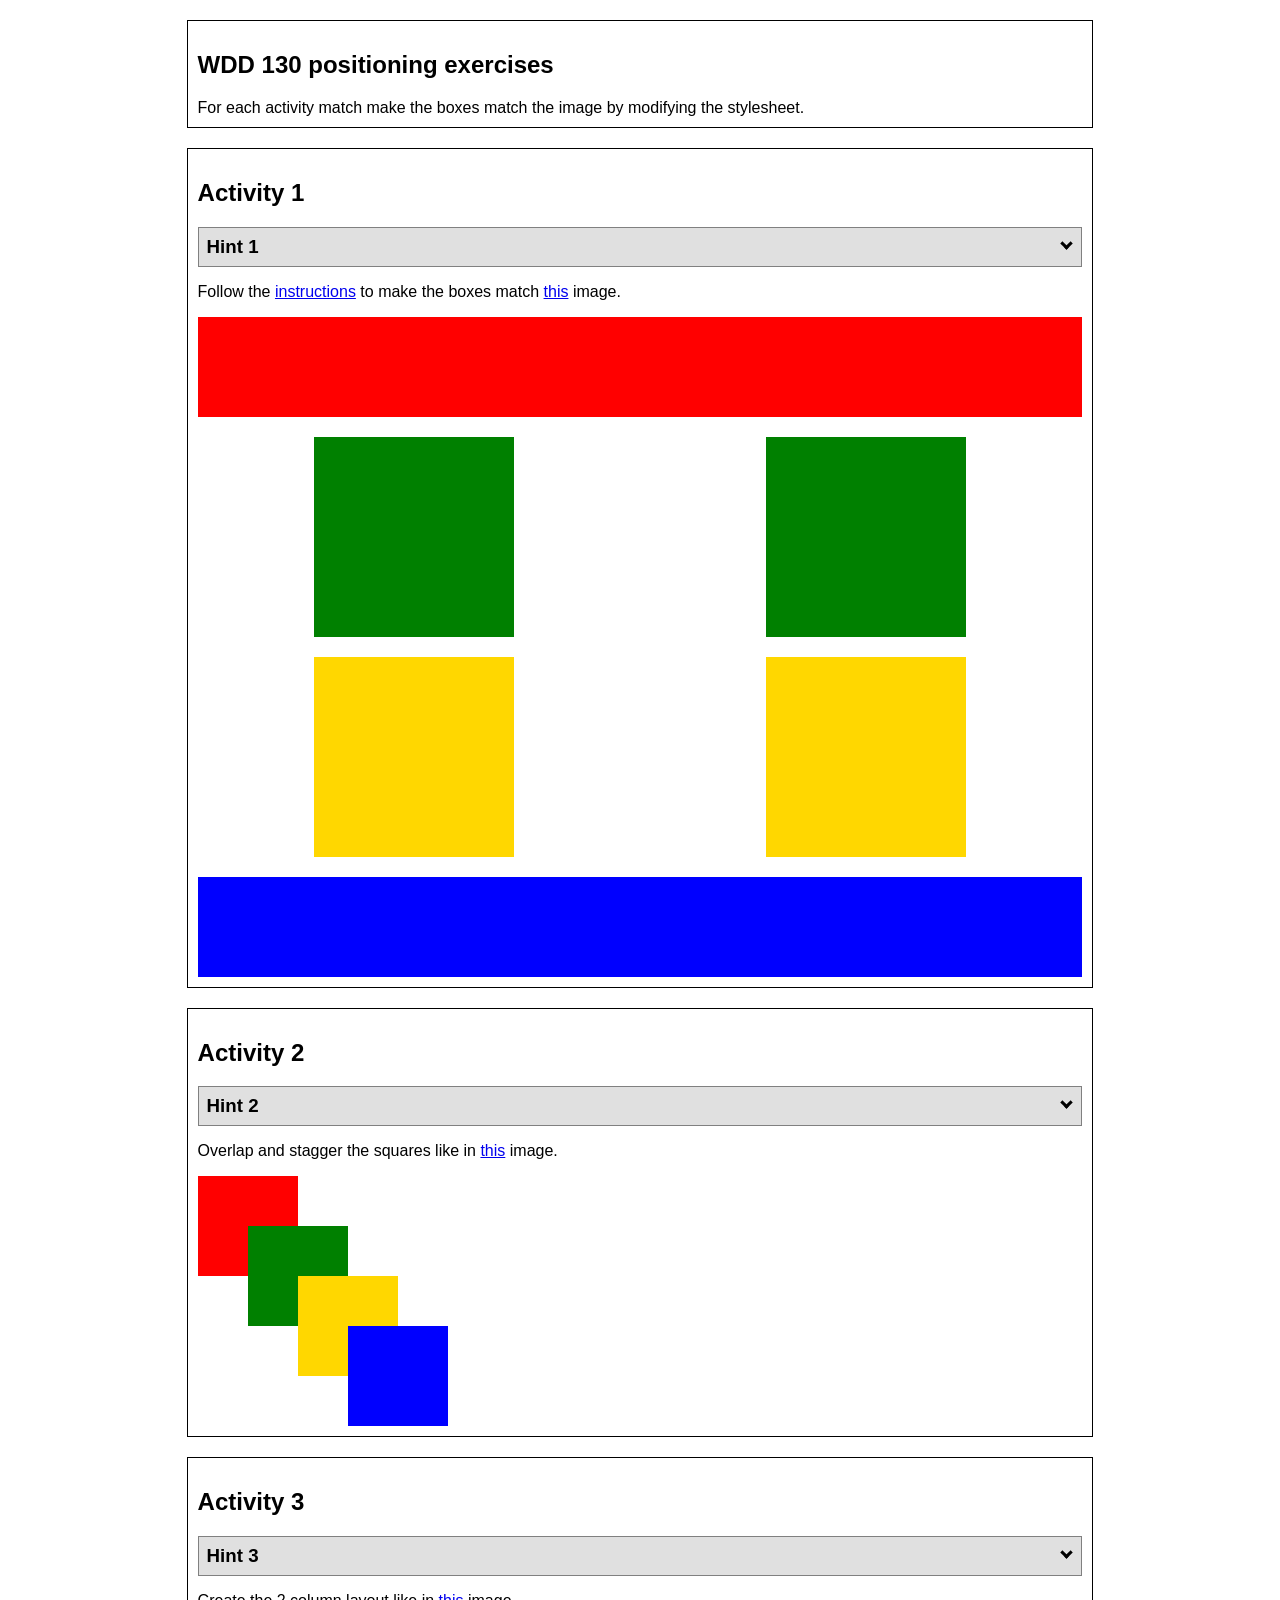
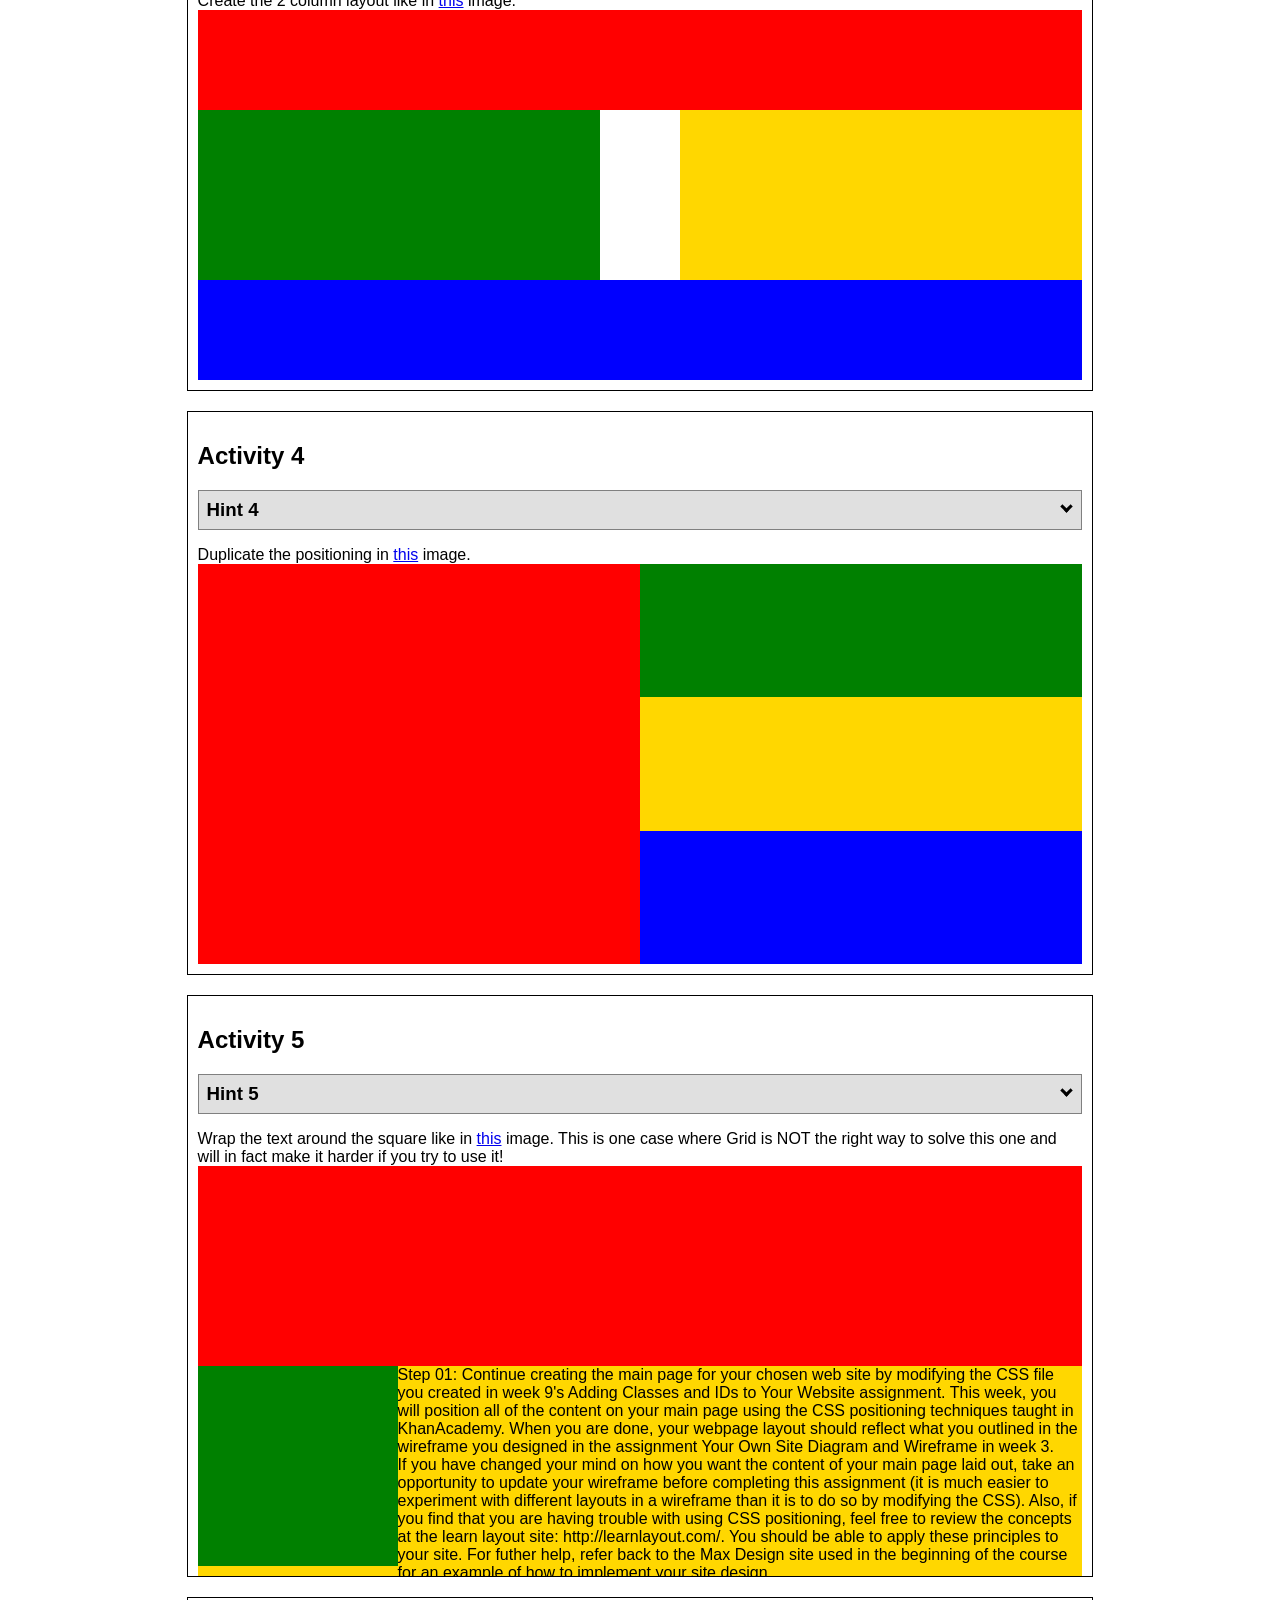
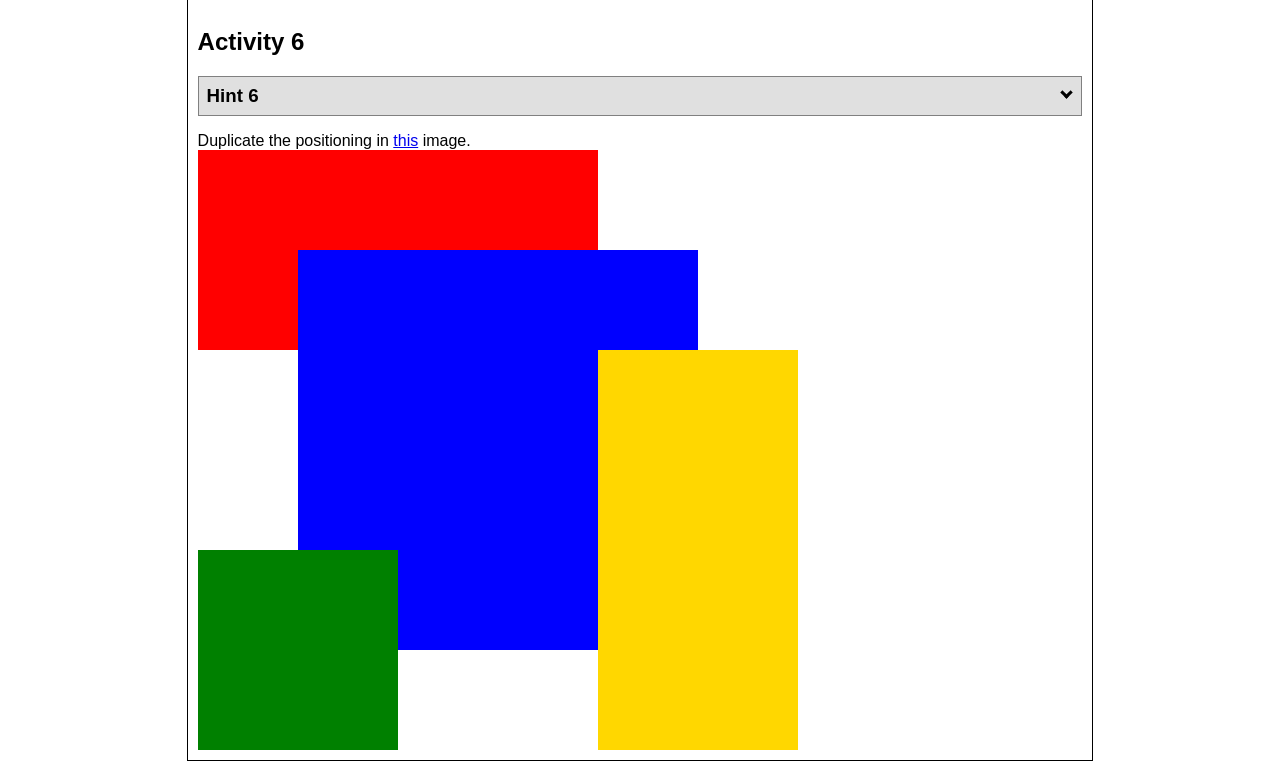
<file: positioning/positioning.html>
<!DOCTYPE html>
<html lang="en">
  <head>
    <!-- HTML - Name: positioning.html -->
    <title>Positioning Activity</title>
    <link rel="stylesheet" type="text/css" href="positionstyles.css" />
  </head>
  <body>
    <div class="activity">
      <h2>WDD 130 positioning exercises</h2>
      For each activity match make the boxes match the image by modifying the stylesheet.</div>
    <div class="activity">
      <h2>Activity 1</h2>
      <section class="hint"><input type="checkbox" ><i></i> <h3>Hint 1</h3><div><p>Check out the <a href="https://byui-wdd.github.io/wdd130/activities/w06-css-positioning.html" target="_blank">activity instructions</a> in Ilearn!</p></div></section>
      <p>Follow the <a href="https://byui-wdd.github.io/wdd130/activities/w06-css-positioning.html" target="_blank">instructions</a> to make the boxes match  <a href="https://byui-wdd.github.io/wdd130/images/example1.png" target="_blank">this</a> image.</p>
      <div class="content1" >
        <div class="red1" ></div>
        <div class="green1" ></div>
        <div class="green1" ></div>
        <div class="yellow1"></div>
        <div class="yellow1"></div>
        <div class="blue1"></div>
      </div>
    </div>
    <div class="activity">
      <h2>Activity 2</h2>
      <section class="hint"><input type="checkbox" > <h3>Hint 2</h3><i></i><div>
      <ul>
      <li>grid-template-columns: 50px 50px 50px 50px 50px </li></ul></div></section>
      <p>Overlap and stagger the squares like in <a href="https://byui-wdd.github.io/wdd130/images/example2.png" target="_blank">this</a> image.</p>
      <div class="content2" >
        <div class="red2" ></div>
        <div class="green2" ></div>
        <div class="yellow2"></div>
        <div class="blue2"></div>
      </div>
    </div>
    <div class="activity">
      <h2>Activity 3</h2>
      <section class="hint"><input type="checkbox" > <h3>Hint 3</h3><i></i><div><p>This one is going to be best solved with CSS Grid. Remember to make the boxes the right width first...then start moving them around. </p><h4>Properties used:</h4><ul><li>display:grid;</li><li>grid-template-columns:</li><li>grid-column-gap:</li>
        <li>grid-column:</li>  </ul></div></section>
      Create the 2 column layout like in <a href="https://byui-wdd.github.io/wdd130/images/example3.png" target="_blank">this</a>  image.
      <div class="content3" >
        <div class="red3" ></div>
        <div class="green3" ></div>
        <div class="yellow3"></div>
        <div class="blue3"></div>
      </div>
    </div>
    <div class="activity">
      <h2>Activity 4</h2>
      <section class="hint"><input type="checkbox" > <h3>Hint 4</h3><i></i><div><p>For the others we have been primarily concerned with width. For this one you will need to adjust height as well. </p><h4>Properties used:</h4><ul><li>display:grid;</li><li>grid-template-columns:</li><li>grid-row:</li></ul></div></section>
      Duplicate the positioning in <a href="https://byui-wdd.github.io/wdd130/images/example4.png" target="_blank">this</a> image. 
      <div class="content4" >
        <div class="red4" ></div>
        <div class="green4" ></div>
        <div class="yellow4"></div>
        <div class="blue4"></div>
      </div>
    </div>

    <div class="activity">
      <h2>Activity 5</h2>
      <section class="hint"><input type="checkbox" > <h3>Hint 5</h3><i></i><div><p>Grid is <strong>not</strong> the right way to do this.  In fact there is only one way to really do that...and that is with float. Remember that we float the thing we want the text to wrap around.  Also remember to start by making all the shapes the right size and shape.</p><h4>Properties used:</h4><ul><li>float: left;</li></ul></div></section>
      Wrap the text around the square like in <a href="https://byui-wdd.github.io/wdd130/images/example5.png" target="_blank">this</a> image. This is one case where Grid is NOT the right way to solve this one and will in fact make it harder if you try to use it!
      <div class="content5" >
        <div class="red5" ></div>
        <div class="green5" ></div>
        <div class="yellow5">Step 01: Continue creating the main page for your chosen web site by modifying the CSS file you created in week 9's Adding Classes and IDs to Your Website assignment. This week, you will position all of the content on your main page using the CSS positioning techniques taught in KhanAcademy. When you are done, your webpage layout should reflect what you outlined in the wireframe you designed in the assignment Your Own Site Diagram and Wireframe in week 3. <br />
          If you have changed your mind on how you want the content of your main page laid out, take an opportunity to update your wireframe before completing this assignment (it is much easier to experiment with different layouts in a wireframe than it is to do so by modifying the CSS). Also, if you find that you are having trouble with using CSS positioning, feel free to review the concepts at the learn layout site: http://learnlayout.com/. You should be able to apply these principles to your site. For futher help, refer back to the Max Design site used in the beginning of the course for an example of how to implement your site design.</div>
        <div class="blue5"></div>
      </div>
    </div>
    <div class="activity">
      <h2>Activity 6</h2>
      <section class="hint"><input type="checkbox" > <h3>Hint 6</h3><i></i><div><p>This one is all about visualizing the grid behind the layout. If you are having a hard time doing that first: all the sizes are even multiples of 100, and second here is another example with the lines drawn: <a href="https://byui-wdd.github.io/wdd130/images/example6-hint.png" target="_blank">example 6 with lines</a>. For this one you will find it easiest if you use px for the column width. You can also use <kbd>z-index</kbd> to control the element layering.    </p><h4>Properties used:</h4><ul><li>display:grid;</li><li>grid-template-columns:</li><li>grid-column:</li><li>grid-row:</li><li><a href="https://www.w3schools.com/cssref/pr_pos_z-index.asp" target="_blank">z-index:</a></li></ul></div></section>
      Duplicate the positioning in <a href="https://byui-wdd.github.io/wdd130/images/example6.png" target="_blank">this</a> image.
      <div class="content6" >
        <div class="red6" ></div>
        <div class="green6" ></div>
        <div class="yellow6"></div>
        <div class="blue6"></div>
      </div>
    </div>
  </body>
</html>
</file>
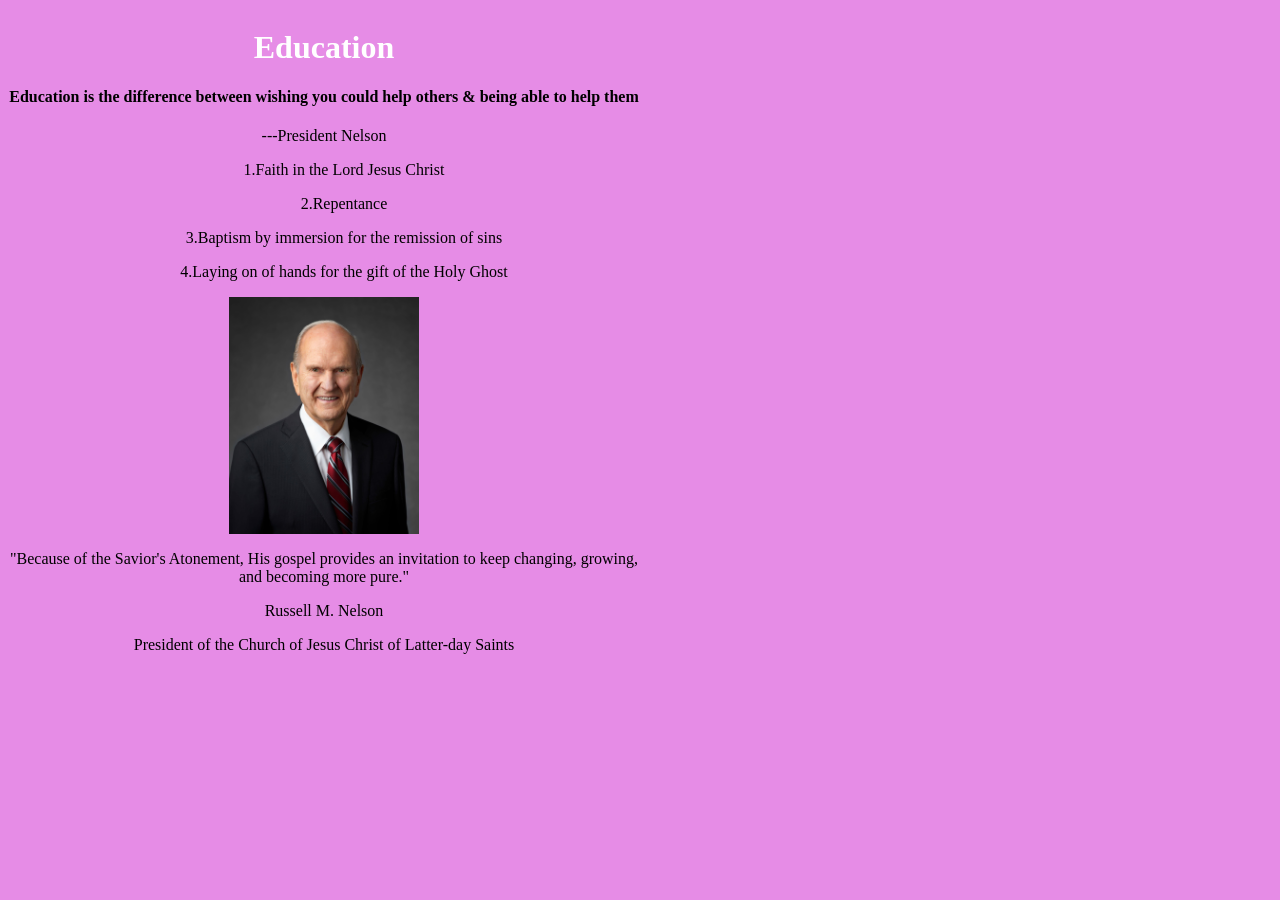
<file: wo4_challenge/challengeW4.html>
<!DOCTYPE html>
<html lang="en">
<head>
    <meta charset="UTF-8">
    <meta http-equiv="X-UA-Compatible" content="IE=edge">
    <meta name="viewport" content="width=device-width, initial-scale=1.0">
    <title>Education</title>
    <link rel="stylesheet" href="styles/styles.css">
</head>
<body>
    <div class=" main">
        <h1>Education</h1>
    <h4>Education is the difference between wishing you could help others & being able to help them</h4>
    <p class="author_name">---President Nelson</p>
    <ol>
        <p>1.Faith in the Lord Jesus Christ</p>
        <p>2.Repentance</p>
        <p>3.Baptism by immersion for the remission of sins</p>
        <p>4.Laying on of hands for the gift of the Holy Ghost</p>
    </ol>
    <img src="images/russell.jpeg" alt="President">
    <p>"Because of the Savior's Atonement, His gospel provides an invitation to keep changing, growing, and becoming more pure."</p>
    <p>Russell M. Nelson</p>
    <p>President of the Church of Jesus Christ of Latter-day Saints</p>
    </div>
</body>
</html>
</file>
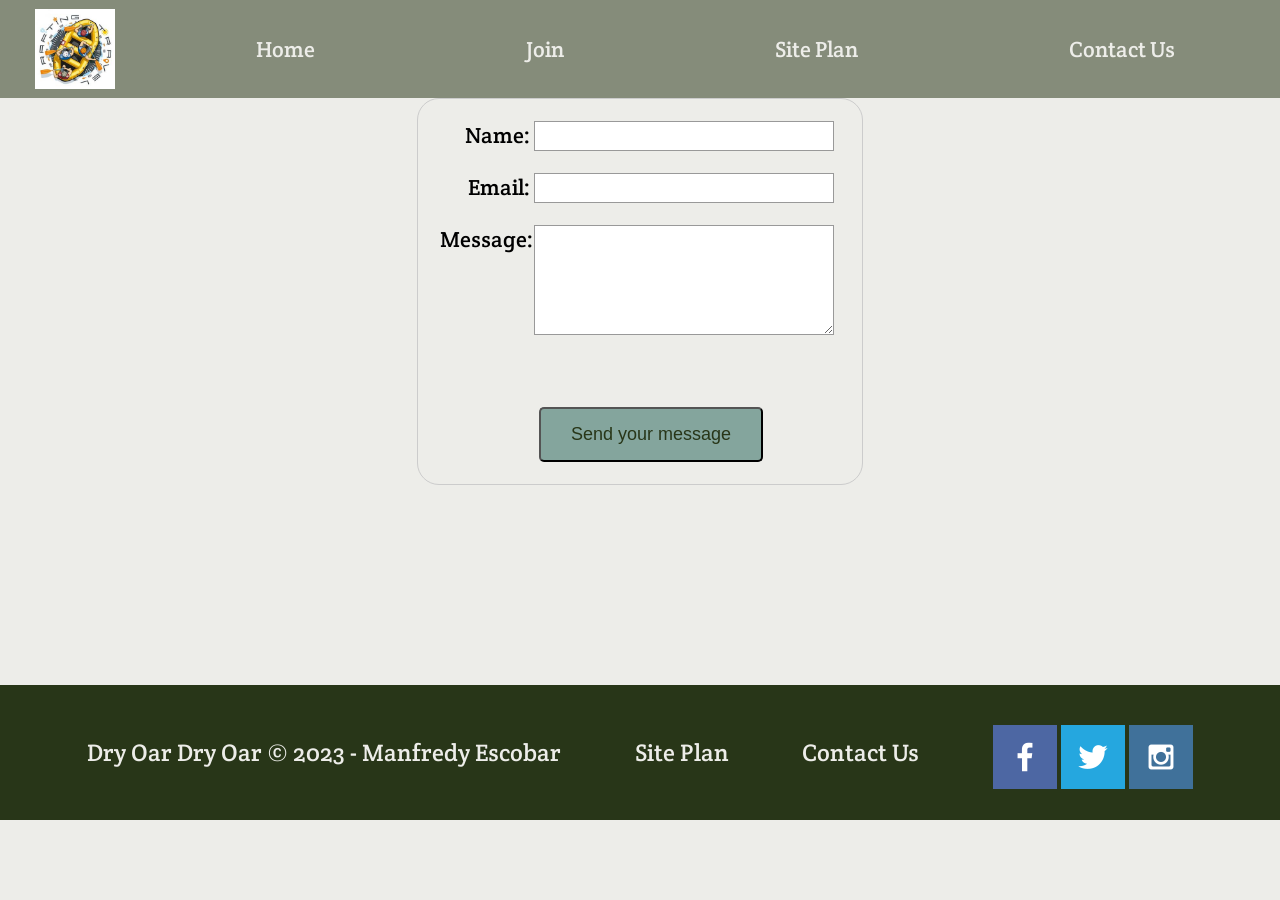
<file: wwr/contactus.html>
<!DOCTYPE html>
<html lang="en">
  <head>
    <meta charset="UTF-8" />
    <meta http-equiv="X-UA-Compatible" content="IE=edge" />
    <meta name="viewport" content="width=device-width, initial-scale=1.0" />
    <title>Contact Us</title>
    <link rel="stylesheet" href="styles/style.css">
  </head>
  <body>
    <div id="content">
      <header>
        <a href="index.html" id="logo_link">
          <img class="logo" src="images/logo3.jpg" alt="Dry Oar Logo" />
        </a>
        <nav>
          <a href="index.html">Home</a>
          <a href="join.html">Join</a>
          <a href="site-plan-rafting.html">Site Plan</a>
          <a href="contactus.html">Contact Us</a>
        </nav>
      </header>
      <main>
        <form action="/my-handling-form-page" method="post">
          <ul>
            <li>
              <label for="name">Name:</label>
              <input type="text" id="name" name="user_name" />
            </li>
            <li>
              <label for="mail">Email:</label>
              <input type="email" id="mail" name="user_email" />
            </li>
            <li>
              <label for="msg">Message:</label>
              <textarea id="msg" name="user_message"></textarea>
            </li>
            <li class="button">
              <button type="submit">Send your message</button>
            </li>
          </ul>
          <div id="feedback"></div>
        </form>
      </main>
      <footer>
        <p>Dry Oar Dry Oar &copy; 2023 - Manfredy Escobar</p>
        <p><a href="site-plan-rafting.html">Site Plan</a></p>
        <p><a href="contactus.html">Contact Us</a></p>
        <div class="social">
          <a href="https://facebook.com" target="_blank">
            <img src="images/facebook.png" alt="fb icon" />
          </a>
          <a href="https://twitter.com" target="_blank">
            <img src="images/twitter.png" alt="twitter icon" />
          </a>
          <a href="https://instagram.com" target="_blank">
            <img src="images/instagram.png" alt="instagram icon" />
          </a>
        </div>
      </footer>
    </div>
  </body>
  <script>
    // get the feedback div element so we can do something with it.
    const feedbackElement = document.getElementById('feedback');
    // get the form so we can read what was entered in it.
    const formElement = document.forms[0];
    // add a 'listener' to wait for a submission of our form. When that happens run the code below.
    formElement.addEventListener('submit', function(e) {
        // stop the form from doing the default action.
        e.preventDefault();
        // set the contents of our feedback element to a message letting the user know the form was submitted successfully. Notice that we pull the name that was entered in the form to personalize the message!
        feedbackElement.innerHTML = 'Hello '+ formElement.user_name.value +'! Thank you for your message. We will get back with you as soon as possible!';
        // make the feedback element visible.
        feedbackElement.style.display = "block";
        // add a class to move everything down so our message doesn't cover it.
        document.body.classList.toggle('moveDown');
    });
</script>
</html>
</file>
<file: los_sabore_del_salvador/styles/style.css>
@import url('https://fonts.googleapis.com/css2?family=Quicksand&family=Raleway&display=swap');

#content {
    max-width: 1600px;
    margin: 0 auto;
}
/* This is for the menu */ 

nav a {
    text-align: center;
    color: #f7f6f6;
    text-decoration: none;
    padding: 35px;

}nav a:hover {
    background-color: #edede9c9;
    color: #8bbf53e0;
}
header {
    background-color: #8bbf53e0;
    display: grid;
    grid-template-columns: 150px auto;
    margin-top: -10px;
}


nav {
    display: flex;
    justify-content: space-around;
}

.logo {
    width: 80px;
    border-style: none !important;
}

#logo_link {
    padding-top: 5px;
    justify-self: center;
    align-self: center;
}


/* Hero */

#hero-img, #hero-salvador-img {
    width: 100%;
    height: 100%;
}

#hero {
    display: grid;
    grid-template-columns: 1fr 1fr 1fr;
    background-color: #eb601b3a;
    margin-top: -100px;
}

#hero-box, #hero-salvador-box {
    grid-column: 1/4;
    grid-row: 1/3;
    z-index: -1;
}

#hero-msg, #hero-salvador-msg {
    grid-column: 1/2;
    grid-row: 1/3;
    margin-top: 100px;
    margin-left: 20px;
}

#hero-msg, #hero-salvador-msg h1 {
    margin-top: 200px;
    text-align: center;
    color: white;
}

/* button section */

.button-box {
    display: inline-block;
    text-align: center;
    margin-top: 15px;

}

.order{
    margin-left: 50px;
    margin-right: 10px;
}

.order, .menu {
    background-color: #F2E729;
    color: #EB601B;
    text-decoration: none;
    font-size: 18px;
    padding: 15px 30px;
    margin-top: 50px;
    border-radius: 5px;
}

.order:hover, .menu:hover {
    background-color: #EB601B;
    color: #F2E729;
}

/*body section*/

h2, h3 {
    margin: 0;
}

main section {
    text-align: center;
}

body {
    background-color: #edede9;
    font-size: 22px;
    font-family: "Quicksand", Helvetica, sans-serif;
    margin: 0;
    padding: 0;
}

.home-grid {
    display: grid;
    grid-template-columns: 1fr 1fr;
    grid-template-rows: 1fr 1fr 1fr;
}

.card-img {
    width: 100%;
    height: 100%;
    transition: transform .5s;
    box-shadow: 5px 5px 10px #6f7364;
}

.pupusas-descrip-card, .tamal-descrip-card, .pastelito-descrip-card{
    margin: 50px 15px;
}

h1, h2, h3, h4, h5, h6 {
    font-family: "Raleway", Helvetica, sans-serif;
}

/* Menu */

.menu-grid {
    display: grid;
    grid-template-columns: 1fr 1fr 1fr;
    grid-template-rows: repeat(4, 1fr);
}

.head1{
    grid-column: 2/3;
    margin-top: auto;
    text-align: center;
}

.head2 {
    grid-column: 2/3;
    margin-top: auto;
    text-align: center;
}

.product-pupusas {
    grid-column: 1/2;
}

.product-pcombo1 {
    grid-column: 1/2;
}

.product-pupusas, .product-tamal, .product-bsoup, .product-pcombo1 {
    margin: 20px 10px 10px 10px;
}

/* Dropdown Button */
.dropbtn {
    background-color: #EB601B;
    color: #F2E729;
    padding: 16px;
    font-size: 16px;
    border-radius: 5px;
    border: none;
    cursor: pointer;
  }
  
  /* Dropdown button on hover & focus */
  .dropbtn:hover, .dropbtn:focus {
    background-color: #b64e1a;
    color: #F2E729;
  }
  
  /* The container <div> - needed to position the dropdown content */
  .dropdown {
    position: relative;
    display: inline-block;
  }
  
  /* Dropdown Content (Hidden by Default) */
  .dropdown-content, .dropdown-content2, .dropdown-content3 {
    display: none;
    position: absolute;
    background-color: #f1f1f1;
    min-width: 160px;
    box-shadow: 0px 8px 16px 0px rgba(0,0,0,0.2);
    z-index: 1;
  }
  
  /* Links inside the dropdown */
  .dropdown-content a {
    color: black;
    padding: 12px 16px;
    text-decoration: none;
    display: block;
  }

  .dropdown-content2 a {
    color: black;
    padding: 12px 16px;
    text-decoration: none;
    display: block;
  }

  .dropdown-content3 a {
    color: black;
    padding: 12px 16px;
    text-decoration: none;
    display: block;
  }
  
  /* Change color of dropdown links on hover */
  .dropdown-content a:hover {background-color: #ddd;}
  .dropdown-content2 a:hover {background-color: #ddd;}
  .dropdown-content3 a:hover {background-color: #ddd;}
  
  /* Show the dropdown menu (use JS to add this class to the .dropdown-content container when the user clicks on the dropdown button) */
  .show {display:block;}

/* Salvador page */
#hero-salvador {
    display: grid;
    grid-template-columns: 1fr 1fr 1fr;
    background-color: rgba(0, 0, 0, 0.322);
}

#hero-salvador-msg {
    grid-column: 1/2;
    grid-row: 1/3;
    margin-top: 40px;
    margin-left: 20px;
    color: #ddd;
}

.information h1, h2, h3 {
    text-align: center;
}

/* Footer */

footer {
    background-color: #8ABF53;
    color: #edede9;
    padding: 25px 50px;
    display: grid;
    justify-content: space-around;
    align-items: center;
    grid-template-columns: 1fr 1fr 1fr;
}

.foo_info{
    grid-column: 3/4;
    grid-row: 2/3;
    text-align: center;
}

.keep-updae {
    grid-column: 1/2;
    grid-row: 1/3;
    text-align: center;
}

.contact {
    grid-column: 2/3;
    grid-row: 1/3;
    text-align: center;
}

.social {
    text-align: right;
}

footer a {
    color: #edede9;
    text-decoration: none;
}

footer a:hover {
    background-color: #edede9;
    color: #283618;
    text-decoration: underline;
}

.email_get {
    height: 25px;
}

/* contact us */

form {
    /* Centrar el formulario en la página */
    margin: 0 auto;
    width: 400px;
    /* Esquema del formulario */
    padding: 1em;
    border: 1px solid #CCC;
    border-radius: 1em;
    font-family: "Raleway", Helvetica, sans-serif;
  }
  
  ul {
    list-style: none;
    padding: 0;
    margin: 0;
  }
  
  form li + li {
    margin-top: 1em;
  }
  
  label {
    /* Tamaño y alineación uniforme */
    display: inline-block;
    width: 90px;
    text-align: right;
  }
  
  input, textarea {
    /* Para asegurarse de que todos los campos de texto tienen la misma configuración de letra
       Por defecto, las áreas de texto tienen un tipo de letra monoespaciada */
    font-family: "Quicksand", Helvetica, sans-serif;;
  
    /* Tamaño uniforme del campo de texto */
    width: 300px;
    box-sizing: border-box;
  
    /* Hacer coincidir los bordes del campo del formulario */
    border: 1px solid #8ABF53;
  }
  
  input:focus,
  textarea:focus {
    /* Destacado adicional para elementos que tienen el cursor */
    border-color: #8ABF53;
  }
  
  textarea {
    /* Alinear los campos de texto multilínea con sus etiquetas */
    vertical-align: top;
  
    /* Proporcionar espacio para escribir texto */
    height: 5em;
  }
  
  .button {
    /* Alinear los botones con los campos de texto */
    padding-left: 90px; /* mismo tamaño que los elementos de la etiqueta */
  }
  
  button {
    /* Este margen adicional representa aproximadamente el mismo espacio que el espacio
       entre las etiquetas y sus campos de texto */
    margin-left: .5em;
  }

  .join-grid {
    display: grid;
    grid-template-columns: 1fr 1fr;
    grid-template-rows: 1fr 1fr;
    margin: 200px;
}

#header-join {
    grid-column: 1/3;
    text-align: center;
}

button {
    text-align: center;
    background-color: #F2E729;
    color: #b64e1a;
    text-decoration: none;
    font-size: 18px;
    padding: 15px 30px;
    margin-top: 50px;
    border-radius: 5px;
}

#feedback {
    background-color: antiquewhite;
    position: absolute;
    top: 0;
    left: 0;
    right: 0;
    padding: .5em;
    /* make this element invisible until we are ready for it */
    display: none;      
}
.moveDown {
    margin-top: 3em;
}


form {
    /* Center the form on the page */
    margin: 0 auto;
    width: 400px;
    /* Form outline */
    padding: 1em;
    border: 1px solid #ccc;
    border-radius: 1em;
  }
  
  ul {
    list-style: none;
    padding: 0;
    margin: 0;
  }
  
  form li + li {
    margin-top: 1em;
  }
  
  label {
    /* Uniform size & alignment */
    display: inline-block;
    width: 90px;
    text-align: right;
  }
  
  input,
  textarea {
    /* To make sure that all text fields have the same font settings
       By default, textareas have a monospace font */
    font: 1em sans-serif;
  
    /* Uniform text field size */
    width: 300px;
    box-sizing: border-box;
  
    /* Match form field borders */
    border: 1px solid #999;
  }
  
  input:focus,
  textarea:focus {
    /* Additional highlight for focused elements */
    border-color: #000;
  }
  
  textarea {
    /* Align multiline text fields with their labels */
    vertical-align: top;
  
    /* Provide space to type some text */
    height: 5em;
  }
  
  .button {
    /* Align buttons with the text fields */
    padding-left: 90px; /* same size as the label elements */
  }
  
  button {
    /* This extra margin represent roughly the same space as the space
       between the labels and their text fields */
    margin-left: 0.5em;
  }
</file>
<file: wwr/styles/style.css>
@import url("https://fonts.googleapis.com/css2?family=Instrument+Serif&display=swap");
@import url("https://fonts.googleapis.com/css2?family=Crete+Round&display=swap");


#content {
    max-width: 1600px;
    margin: 0 auto;
}

nav a {
    text-align: center;
    color: #edede9;
    text-decoration: none;
    padding: 35px;
}

nav a:hover {
    background-color: #edede9c9;
    color: #283618;
}

#hero {
    display: grid;
    grid-template-columns: 1fr 3fr 1fr;
    margin-top: -100px;
}

#hero-box {
    grid-column: 1/4;
    grid-row: 1/3;
    z-index: -1;
}

#hero-msg {
    grid-column: 2/3;
    grid-row: 1/2;
    margin-top: 100px;
}

#hero-msg h1 {
    text-align: center;
}

#hero-msg h4 {
    color: white;
    text-align: center;
}

#hero-img {
    width: 100%;
}

.button-box {
    text-align: center;
}

main section {
    text-align: center;
}

#background {
    height: 725px;
    background-color: #d9c2a3;
}

body {
    background-color: #edede9;
    font-size: 22px;
    font-family: "Crete Round", Helvetica, sans-serif;
    margin: 0;
    padding: 0;
}

h2 {
    margin: 0;
}

header {
    background-color: #28361886;
    display: grid;
    grid-template-columns: 150px auto;
}

nav {
    display: flex;
    justify-content: space-around;
}

.book, .join {
    background-color: #84a59d;
    color: #283618;
    text-decoration: none;
    font-size: 18px;
    padding: 15px 30px;
    margin-top: 50px;
    border-radius: 5px;
}

.book:hover, .join:hover {
    background-color: #fca311;
    color: #edede9;
}

.msg {
    background-color: #283618ad;
    color: #edede9;
    line-height: 1.5em;
    padding: 35px;
    grid-column: 6/10;
    grid-row: 6/7;
    box-shadow: 5px 5px 10px #6f7364;
}

.msg h2 {
    color: #fca311;
    font-family: "Instrument Serif", serif;
}

.msg p {
    color: #edede9;
    font-size: .8em;
    padding-bottom: 15px;
}

footer {
    background-color: #283618;
    color: #edede9;
    padding: 25px 50px;
    margin-top: 200px;
    display: flex;
    justify-content: space-around;
    align-items: center;
}

footer a {
    color: #edede9;
    text-decoration: none;
}

footer a:hover {
    background-color: #edede9;
    color: #283618;
    text-decoration: underline;
}

footer p {
    font-size: 1.1em;
}

footer .social img {
    padding-top: 15px;
}

.home-title {
    color: #fca311;
    font-family: "Instrument Serif", serif;
    font-size: 2em;
    margin-top: 10px;
}

h4 {
    color: #283618;
}

.logo {
    width: 80px;
}

.icon {
    width: 80px;
    padding-top: 10px;
}

#logo_link {
    padding-top: 5px;
    justify-self: center;
    align-self: center;
}

.home-grid {
    display: grid;
    grid-template-columns: repeat(10, 1fr);
}

.rivers-card, .camping-card, .rapids-card {
    margin: 200px 0;
}

.card-img {
    border: 10px solid #d9c2a3;
    transition: transform .5s;
    box-shadow: 5px 5px 10px #6f7364;
}

.card-img:hover {
    opacity: .6;
    transform: scale(1.1);
}

.card-img, .mountains {
    width: 100%;
}

.rivers-card {
    grid-column: 2/4;
    grid-row: 2/3;
}

.camping-card {
    grid-column: 5/7;
    grid-row: 2/3;
}

.rapids-card {
    grid-column: 8/10;
    grid-row: 2/3;
}

#background {
    grid-column: 1/11;
    grid-row: 4/9;
}

.mountains {
    grid-column: 2/7;
    grid-row: 5/8;
    box-shadow: 5px 5px 10px #6f7364;
}

main section img {
    box-sizing: border-box;
}

@media screen and (max-width: 900px) {
    #hero, .home-grid {
        display: block;
        height: auto;
    }
    nav, footer {
        flex-direction: column;
    }
    nav a {
        display: block;
        padding: 15px;
    }
    #hero {
        margin-top: 0;
    }
    #hero-msg {
        margin-top: 0;
    }
    #hero-msg h4 {
        display: none;
    }
    .home-title {
        font-size: 25px;
        color: #6f7364;
    }
    .rivers-card, .camping-card, .rapids-card { 
        margin: 50px auto;
        width: 60%;
    }
    #background {
        display: none;
    }
    .mountains, .msg {
        width: 80%;
        display: block;
        margin: 0 auto;
    }
    footer {
        margin-top: 25px;
    }
}

/* for carrusel */

.slide {
    position: relative;
    box-shadow: 0px 1px 6px rgba(0, 0, 0, 0.64);
    margin-top: 26px;
    width: 100%;
}
.slide-inner {
    position: relative;
    overflow: hidden;
    width: 100%;
    height: calc( 300px + 3em);
}
.slide-open:checked + .slide-item {
    position: static;
    opacity: 100;
}
.slide-item {
    position: absolute;
    opacity: 0;
    -webkit-transition: opacity 0.6s ease-out;
    transition: opacity 0.6s ease-out;

}
.slide-item img {
    display: block;
    height: auto;
    max-width: 100%;
}
.slide-control {
    background: rgba(0, 0, 0, 0.28);
    border-radius: 50%;
    color: #fff;
    cursor: pointer;
    display: none;
    font-size: 40px;
    height: 40px;
    line-height: 35px;
    position: absolute;
    top: 50%;
    -webkit-transform: translate(0, -50%);
    cursor: pointer;
    -ms-transform: translate(0, -50%);
    transform: translate(0, -50%);
    text-align: center;
    width: 40px;
    z-index: 10;
}
.slide-control.prev {
    left: 2%;
}
.slide-control.next {
    right: 2%;
}
.slide-control:hover {
    background: rgba(0, 0, 0, 0.8);
    color: #aaaaaa;
}
#slide-1:checked ~ .control-1,
#slide-2:checked ~ .control-2,
#slide-3:checked ~ .control-3 {
    display: block;
}
.slide-indicador {
    list-style: none;
    margin: 0;
    padding: 0;
    position: absolute;
    bottom: 2%;
    left: 0;
    right: 0;
    text-align: center;
    z-index: 10;
}
.slide-indicador li {
    display: inline-block;
    margin: 0 5px;
}
.slide-circulo {
    color: #828282;
    cursor: pointer;
    display: block;
    font-size: 35px;
}
.slide-circulo:hover {
    color: #aaaaaa;
}
#slide-1:checked ~ .control-1 ~ .slide-indicador 
     li:nth-child(1) .slide-circulo,
#slide-2:checked ~ .control-2 ~ .slide-indicador 
      li:nth-child(2) .slide-circulo,
#slide-3:checked ~ .control-3 ~ .slide-indicador 
      li:nth-child(3) .slide-circulo {
    color: #428bca;
}
#titulo {
    width: 100%;
    position: absolute;
    padding: 0px;
    margin: 0px auto;
    text-align: center;
    font-size: 27px;
    color: rgba(255, 255, 255, 1);
    font-family: 'Open Sans', sans-serif;
    z-index: 9999;
    text-shadow: 0px 1px 2px rgba(0, 0, 0, 0.33), 
         -1px 0px 2px rgba(255, 255, 255, 0);
}

/*css for FOR */

form {
    /* Centrar el formulario en la página */
    margin: 0 auto;
    width: 400px;
    /* Esquema del formulario */
    padding: 1em;
    border: 1px solid #CCC;
    border-radius: 1em;
    font-family: "Crete Round", Helvetica, sans-serif;
  }
  
  ul {
    list-style: none;
    padding: 0;
    margin: 0;
  }
  
  form li + li {
    margin-top: 1em;
  }
  
  label {
    /* Tamaño y alineación uniforme */
    display: inline-block;
    width: 90px;
    text-align: right;
  }
  
  input,
  textarea {
    /* Para asegurarse de que todos los campos de texto tienen la misma configuración de letra
       Por defecto, las áreas de texto tienen un tipo de letra monoespaciada */
    font-family: "Crete Round", Helvetica, sans-serif;;
  
    /* Tamaño uniforme del campo de texto */
    width: 300px;
    box-sizing: border-box;
  
    /* Hacer coincidir los bordes del campo del formulario */
    border: 1px solid #999;
  }
  
  input:focus,
  textarea:focus {
    /* Destacado adicional para elementos que tienen el cursor */
    border-color: #000;
  }
  
  textarea {
    /* Alinear los campos de texto multilínea con sus etiquetas */
    vertical-align: top;
  
    /* Proporcionar espacio para escribir texto */
    height: 5em;
  }
  
  .button {
    /* Alinear los botones con los campos de texto */
    padding-left: 90px; /* mismo tamaño que los elementos de la etiqueta */
  }
  
  button {
    /* Este margen adicional representa aproximadamente el mismo espacio que el espacio
       entre las etiquetas y sus campos de texto */
    margin-left: .5em;
  }

  .join-grid {
    display: grid;
    grid-template-columns: 1fr 1fr;
    grid-row: 1fr 1fr;
    margin: 200px;
}

#header-join {
    grid-column: 1/3;
    text-align: center;
}

button {
    text-align: center;
    background-color: #84a59d;
    color: #283618;
    text-decoration: none;
    font-size: 18px;
    padding: 15px 30px;
    margin-top: 50px;
    border-radius: 5px;
}

#feedback {
    background-color: antiquewhite;
    position: absolute;
    top: 0;
    left: 0;
    right: 0;
    padding: .5em;
    /* make this element invisible until we are ready for it */
    display: none;      
}
.moveDown {
    margin-top: 3em;
}


form {
    /* Center the form on the page */
    margin: 0 auto;
    width: 400px;
    /* Form outline */
    padding: 1em;
    border: 1px solid #ccc;
    border-radius: 1em;
  }
  
  ul {
    list-style: none;
    padding: 0;
    margin: 0;
  }
  
  form li + li {
    margin-top: 1em;
  }
  
  label {
    /* Uniform size & alignment */
    display: inline-block;
    width: 90px;
    text-align: right;
  }
  
  input,
  textarea {
    /* To make sure that all text fields have the same font settings
       By default, textareas have a monospace font */
    font: 1em sans-serif;
  
    /* Uniform text field size */
    width: 300px;
    box-sizing: border-box;
  
    /* Match form field borders */
    border: 1px solid #999;
  }
  
  input:focus,
  textarea:focus {
    /* Additional highlight for focused elements */
    border-color: #000;
  }
  
  textarea {
    /* Align multiline text fields with their labels */
    vertical-align: top;
  
    /* Provide space to type some text */
    height: 5em;
  }
  
  .button {
    /* Align buttons with the text fields */
    padding-left: 90px; /* same size as the label elements */
  }
  
  button {
    /* This extra margin represent roughly the same space as the space
       between the labels and their text fields */
    margin-left: 0.5em;
  }
</file>
<file: los_sabore_del_salvador/styles/site-plan-sabores.css>
/* if you are using any Google fonts change the font names below to your fonts. 
Any spaces in your font name should be replaced with a +. 
Fonts are separated by a & */
@import url('https://fonts.googleapis.com/css2?family=Quicksand&family=Raleway&display=swap');


:root {
  /* change the values below to your colors from your palette */
  --primary-color: #edede9;
  --secondary-color: #8ABF53;
  --accent1-color: #EB601B;
  --accent2-color: #F2E729;
  --accent3-color: #D91818;

  /* change the values below to your chosen font(s) */
  --heading-font: 'Raleway', sans-serif;
  --paragraph-font: 'Quicksand', sans-serif; 
 

  /* these colors below should be chosen from among your palette colors above */
  --headline-color-on-white: #8ABF53; /* headlines on a white background */
  --headline-color-on-color: #edede9; /* headlines on a colored background */
  --paragraph-color-on-white: #283618; /* paragraph text on a white background */
  --paragraph-color-on-color: #283618; /* paragraph text on a colored background */
  --paragraph-background-color: #8ABF53;
  --nav-link-color: #edede9;
  --nav-background-color: #8ABF53;
  --nav-hover-link-color: #8ABF53;
  --nav-hover-background-color: #edede9;
}

/*  Look around below...but DON'T CHANGE ANYTHING! */

body {
  max-width: 960px;
  margin: 0 auto;
  padding: 4em;
  font-size: 18px;
  text-align: center;
}
img {
  display: block;
  margin: 0 auto;
  max-width: 300px;
}
h1,
h2,
h3,
h4,
h5,
h6 {
  font-family: var(--heading-font);
  color: var(--headline-color-on-white);
}
h2 {
  text-align: center;
}
hr {
  height: 3px;
  margin: 35px 0;
  background: var(--accent1-color);
}
header {
  padding: 1em;
  text-align: center;
  color: var(--headline-color-on-color);
  background-color: var(--paragraph-background-color);
}
header > h1,
header > h2 {
  color: var(--headline-color-on-color);
}
p {
  font-family: var(--paragraph-font);
  color: var(--paragraph-color-on-white);
  padding: 1em;
}
.colors {
  width: 100%;
  min-width: 350px;
  margin: 30px auto;
  text-align: center;
}
.colors th {
  background-color: #999;
}
.colors td {
  width: 20%;
  height: 3em;
}
.primary {
  background-color: var(--primary-color);
}
.secondary {
  background-color: var(--secondary-color);
}
.accent1 {
  background-color: var(--accent1-color);
}
.accent2 {
  background-color: var(--accent2-color);
}
.accent3 {
  background-color: var(--accent3-color);
}
p.colored {
  background-color: var(--paragraph-background-color);
  color: var(--paragraph-color-on-color);
}
nav {
  background-color: var(--nav-background-color);
  line-height: 3em;
  text-align: center;
  font-size: 1.2em;
}
nav {
  list-style-type: none;
  display: flex;
}
nav a {
  padding: 1em;
  min-width: 120px;
  text-decoration: none;
  padding: 10px;
}
nav a:link,
nav a:visited {
  color: var(--nav-link-color);
}
nav a:hover {
  color: var(--nav-hover-link-color);
  background-color: var(--nav-hover-background-color);
}
.sitemap {
  display: grid;
  justify-content: center;

  grid-template-columns: repeat(6, 15%);
  grid-template-rows: 3em 1.5em 1.5em 3em;
  grid-template-areas:
    ". . home home . ."
    ". . . top . ."
    ". left left right right ."
    "page2 page2 . . page3 page3";
}
.sitemap > div {
  text-align: center;
}
.sm-home {
  grid-area: home;
  background-color: #ccc;
  line-height: 3em;
}
.sm-page2 {
  grid-area: page2;
  background-color: #ccc;
  line-height: 3em;
}
.sm-page3 {
  grid-area: page3;
  background-color: #ccc;
  line-height: 3em;
}
.top {
  grid-area: top;
  border-left: 1px solid;
}
.left {
  grid-area: left;
  border-top: 1px solid;
  border-left: 1px solid;
}
.right {
  grid-area: right;
  border-top: 1px solid;
  border-right: 1px solid;
}
</file>
<file: positioning/positionstyles.css>
/* CSS - Name: "positionstyles.css" */
/* Activity 1 styles */
.content1 {
  /* This is the parent of the activity 1 boxes. */
  display: grid;
  grid-template-columns: 1fr 1fr;
  justify-items: center;
  gap: 20px;
}
.red1 { 
  width: 100%; 
  height: 100px; 
  background-color: red; 
  grid-column: 1/3;

} 
.green1 {
  width: 200px; 
  height: 200px; 
  background-color: green; 

} 
.yellow1 {
  width: 200px; 
  height: 200px; 
  background-color: gold; 
} 
.blue1 {
  width: 100%; 
  height: 100px; 
  background-color: blue;
  grid-column: 1/3; 
} 
/* Activity 2 styles */ 
.content2 {
  /* This is the parent of the activity 2 boxes. */
  display: grid;
  grid-template-columns: repeat(5, 50px);
  grid-template-rows: repeat(5, 50px);
}
.red2 {
  width: 100px; 
  height: 100px; 
  background-color: red;
  grid-column: 1/3
} 
.green2 { 
  width: 100px; 
  height: 100px; 
  background-color: green; 
  grid-column: 2/4;
} 
.yellow2 {
  width: 100px; 
  height: 100px; 
  background-color: gold;
  grid-column: 3/5;
} 
.blue2 {
  width: 100px; 
  height: 100px; 
  background-color: blue;
  grid-column: 4/6;
} 
/* Activity 3 styles */ 
.content3 {
  /* This is the parent of the activity 3 boxes. */
  display: grid;
  grid-template-columns: 1fr 1fr;
  grid-column-gap: 80px;
  justify-content: center;
  height: 100%;
}
.red3 {
  height: 100px; 
  background-color: red; 
  grid-column: 1/3;
} 
.green3 {
  width: 100%; 
  height: 170px; 
  background-color: green;
} 
.yellow3 {
  width: 100%; 
  height: 170px; 
  background-color: gold; 
  grid-column-start: 2/3;
} 
.blue3 {
  height: 100px; 
  background-color: blue; 
  grid-column: 1/3;
} 
/* Activity 4 styles */ 
.content4 {
  /* This is the parent of the activity 4 boxes. */
  display: grid;
  grid-template-columns: 1fr 1fr;
  height: 400px;
}
.red4 {
  width: 100%; 
  height: 400px; 
  background-color: red; 
  grid-row: 1 / 4;
} 
.green4 {
  width: 100%; 
  height: 100%; 
  background-color: green; 
} 
.yellow4 {
  width: 100%; 
  height: 100%; 
  background-color: gold; 
} 
.blue4 {
  width: 100%; 
  height: 100%; 
  background-color: blue; 
} 
/* Activity 5 styles */ 
.content5 {
  /* This is the parent of the activity 5 boxes. */
  
  height: 400px;
}
.red5 { 
  width: 100%; 
  height: 50%; 
  background-color: red; 
} 
.green5 { 
  width: 200px; 
  height: 200px; 
  background-color: green; 
  float: left;
} 
.yellow5 {
  width: 100%; 
  height: 90%; 
  background-color: gold; 

} 
.blue5 {
  width: 100%; 
  height: 50%; 
  background-color: blue; 

} 
/* Activity 6 styles */ 
.content6 {
  /* This is the parent of the activity 6 boxes. */
  display: grid;
  grid-template-columns: repeat(6,1fr);
  grid-template-rows: repeat(6, 1fr);
  height: 600px;
  width: 600px;
}
.red6 {
  width: 100%; 
  height: 100%; 
  background-color: red; 
  grid-column: 1/5;
  grid-row: 1/3;
} 
.green6 {
  width: 100%; 
  height: 100%; 
  background-color: green; 
  grid-row: 5/7;
  grid-column: 1/3;
  z-index: 1;
} 
.yellow6 {
  width: 100%; 
  height: 100%; 
  background-color: gold; 
  grid-column: 5/7;
  grid-row: 3/7;
  z-index: 1;
} 
.blue6 {
  width: 100%; 
  height: 100%; 
  background-color: blue; 
  grid-column: 2/6;
  grid-row: 2/6;
} 


/* Do not make any changes below here */
.activity {
  width: 70%; 
  margin: 20px auto; 
  font-family: Arial, sans-serif; 
  border: 1px solid black; 
  padding: 10px; 
  clear:both; 
  overflow: auto;
} 

.hint {
  border: 1px solid grey;
  background: #e0e0e0;
  padding: .5em;
  position: relative;
  margin: 1em 0;
}
.hint h3 {
  margin: 0;
}
.hint:hover {
  background: #d0d0d0;
}
.hint > div {
  display: none;
}

.hint input[type=checkbox] {
  position: absolute;
  width: 100%;
  height: 100%;
  opacity: 0;
  z-index: 1;
  cursor: pointer;
}

.hint input[type=checkbox]:checked ~ div {
  display: block;
}

.hint i {
  position: absolute;
  transform: translate(-6px, 0);
  margin-top: 16px;
  right: 10px;
  top: -3px;
}
.hint i:before, .hint i:after {
  content: "";
  position: absolute;
  background-color: black;
  width: 3px;
  height: 9px;
}
.hint i:before {
  transform: translate(2px, 0) rotate(45deg);
}
.hint i:after {
  transform: translate(-2px, 0) rotate(-45deg);
}

.hint input[type=checkbox]:checked ~ i:before {
  transform: translate(-2px, 0) rotate(45deg);
}
.hint input[type=checkbox]:checked ~ i:after {
  transform: translate(2px, 0) rotate(-45deg);
}
.hint a {
  position: relative;
  z-index: 1;
}
</file>
<file: wo4_challenge/styles/styles.css>
.main {
    width: 50%;
    display: block;
    position: absolute;
    text-align: center;
}

body {
    background-color: #E68CE6;
    align-items: center;
    position: relative;
}

h1 {
    text-align: center;
    color: white;
}

h1:hover {
    color: black;
}

ol {
    margin: 5px auto;
    display: block;
}

img {
    width: 30%;
    display: block;
    margin: 0 auto;
}
</file>
